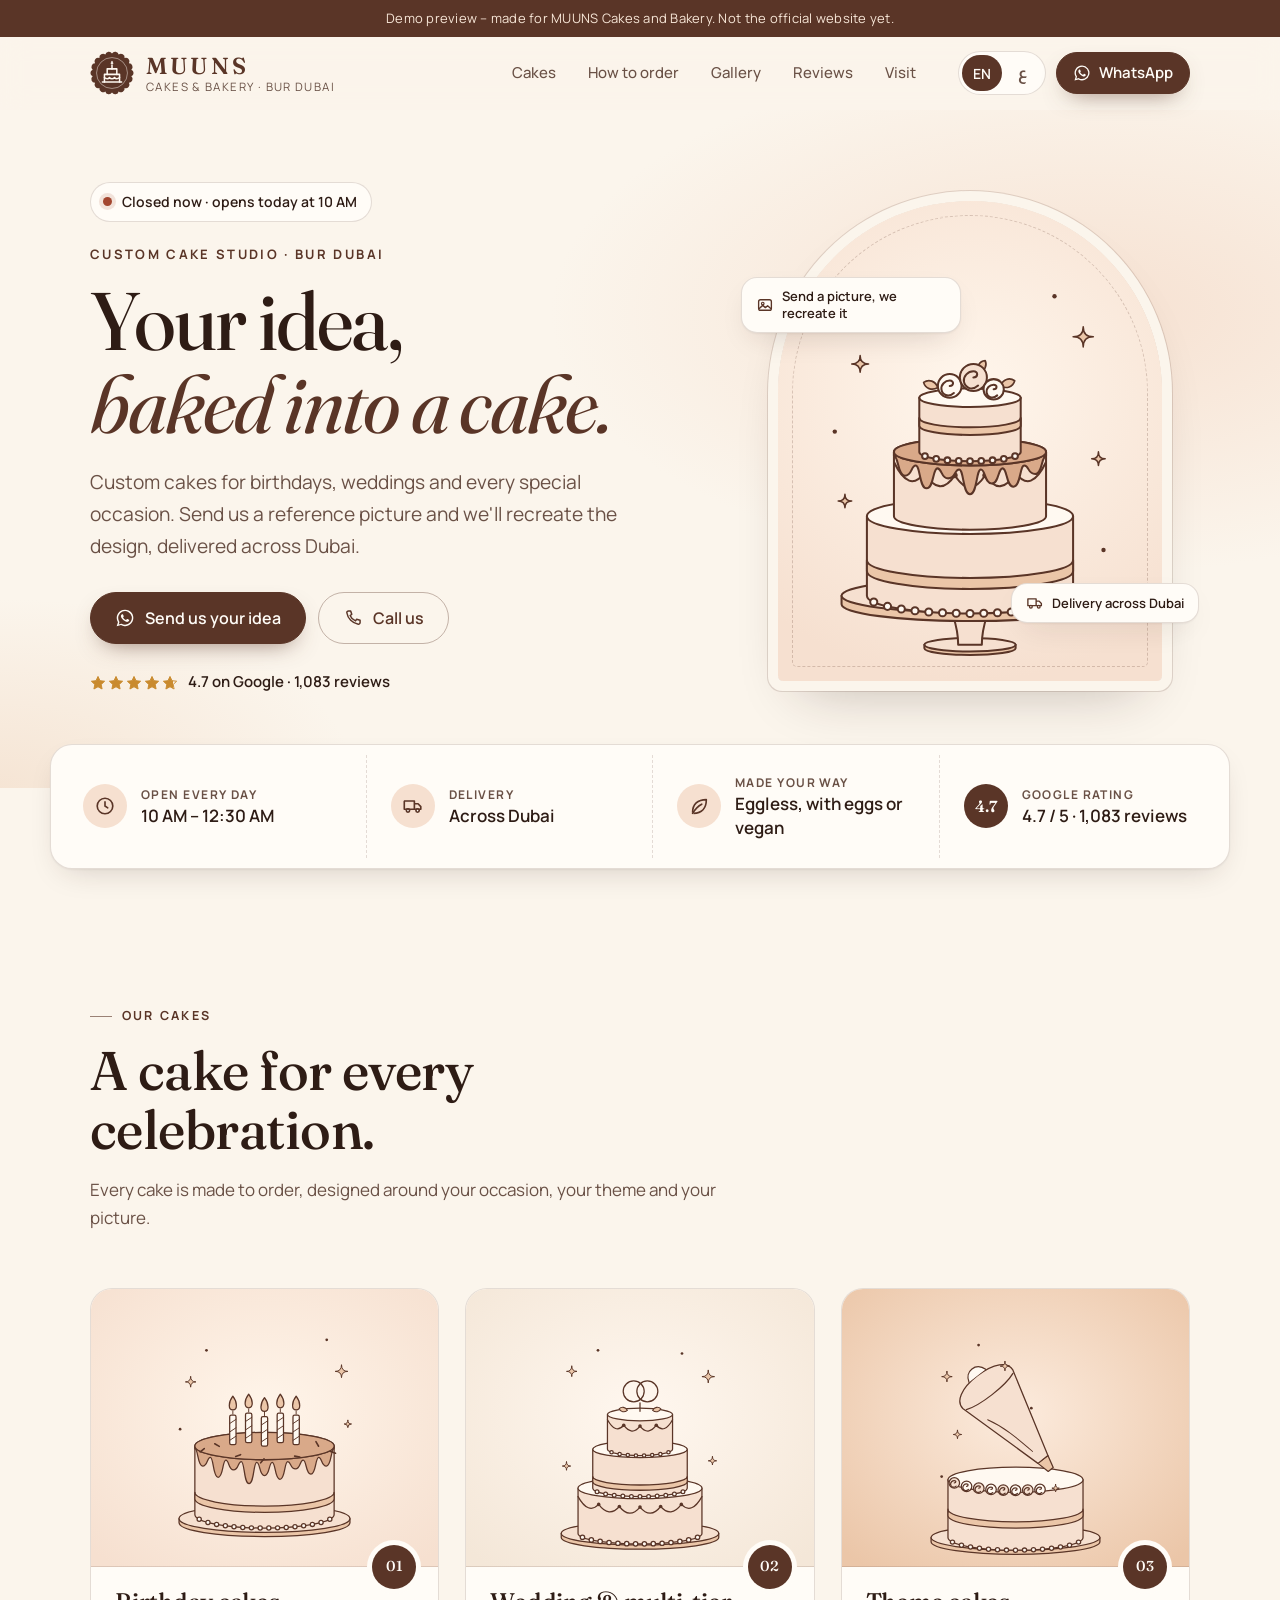
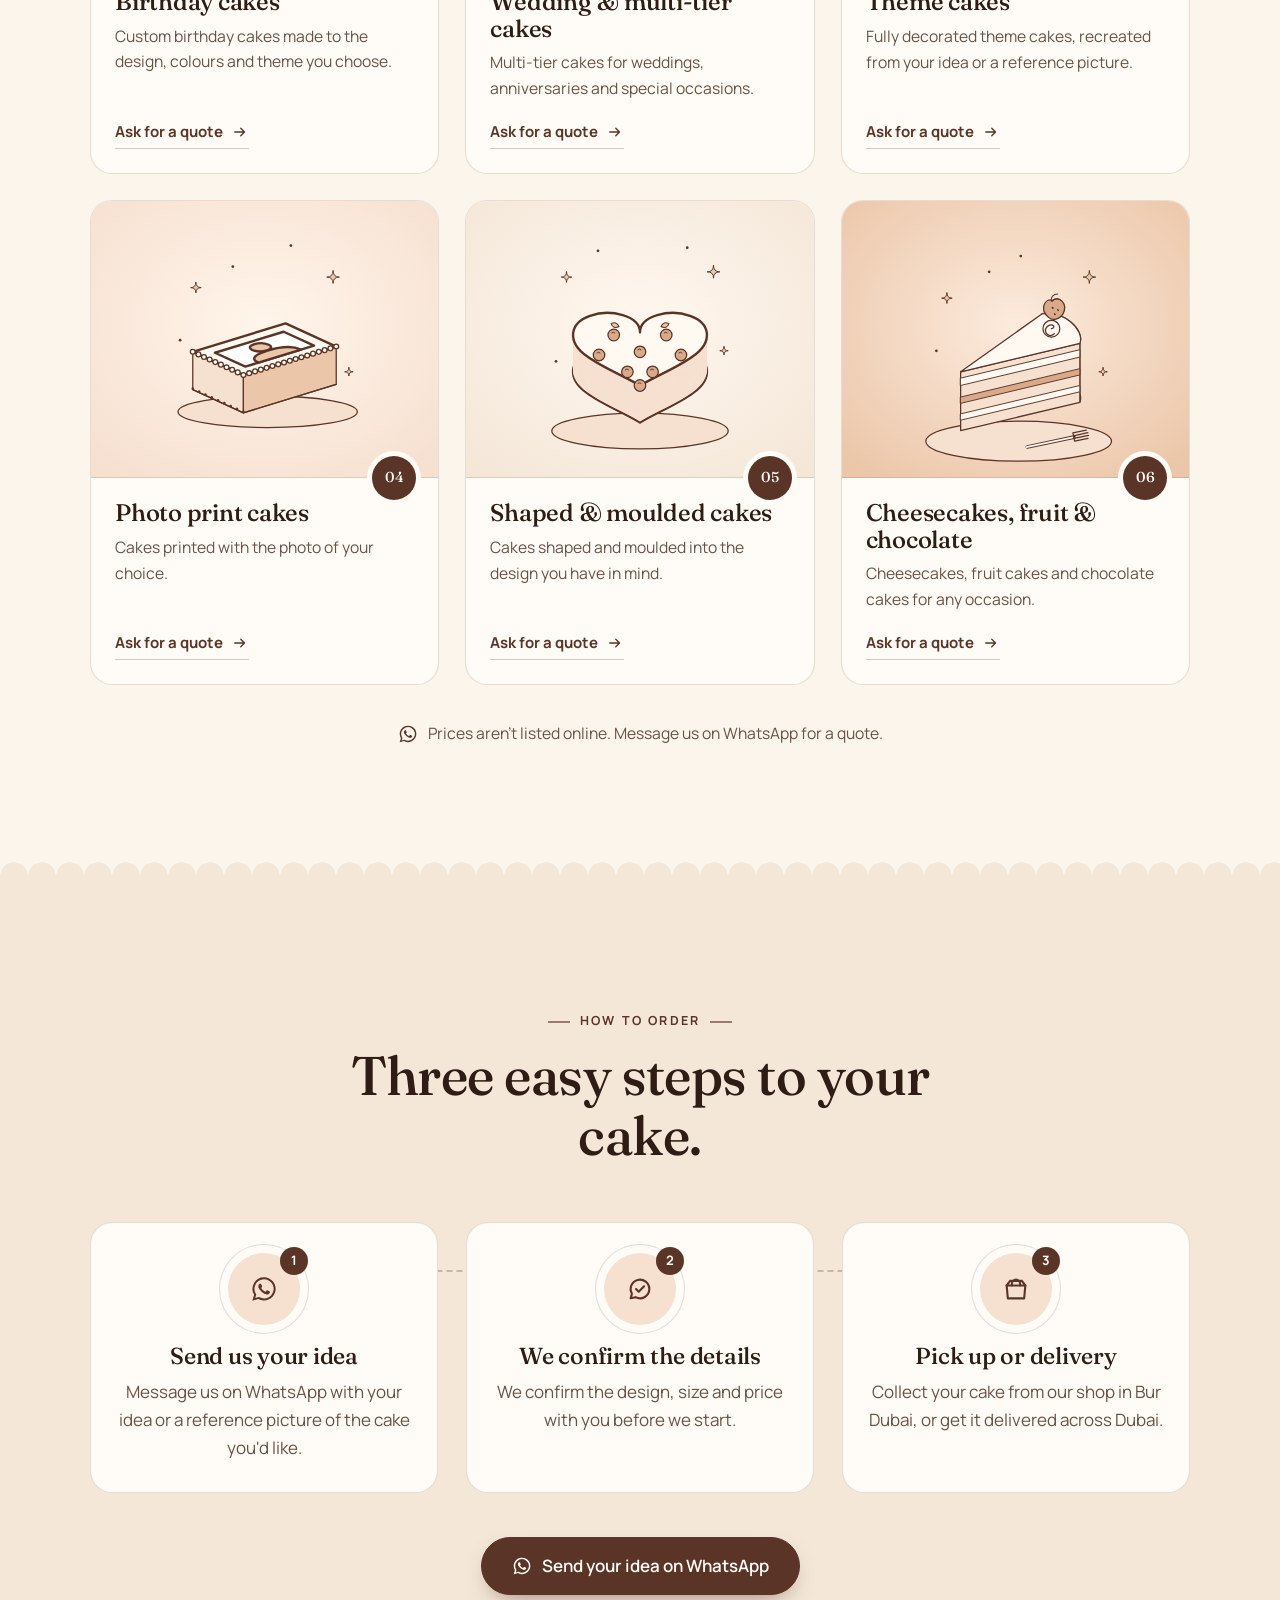
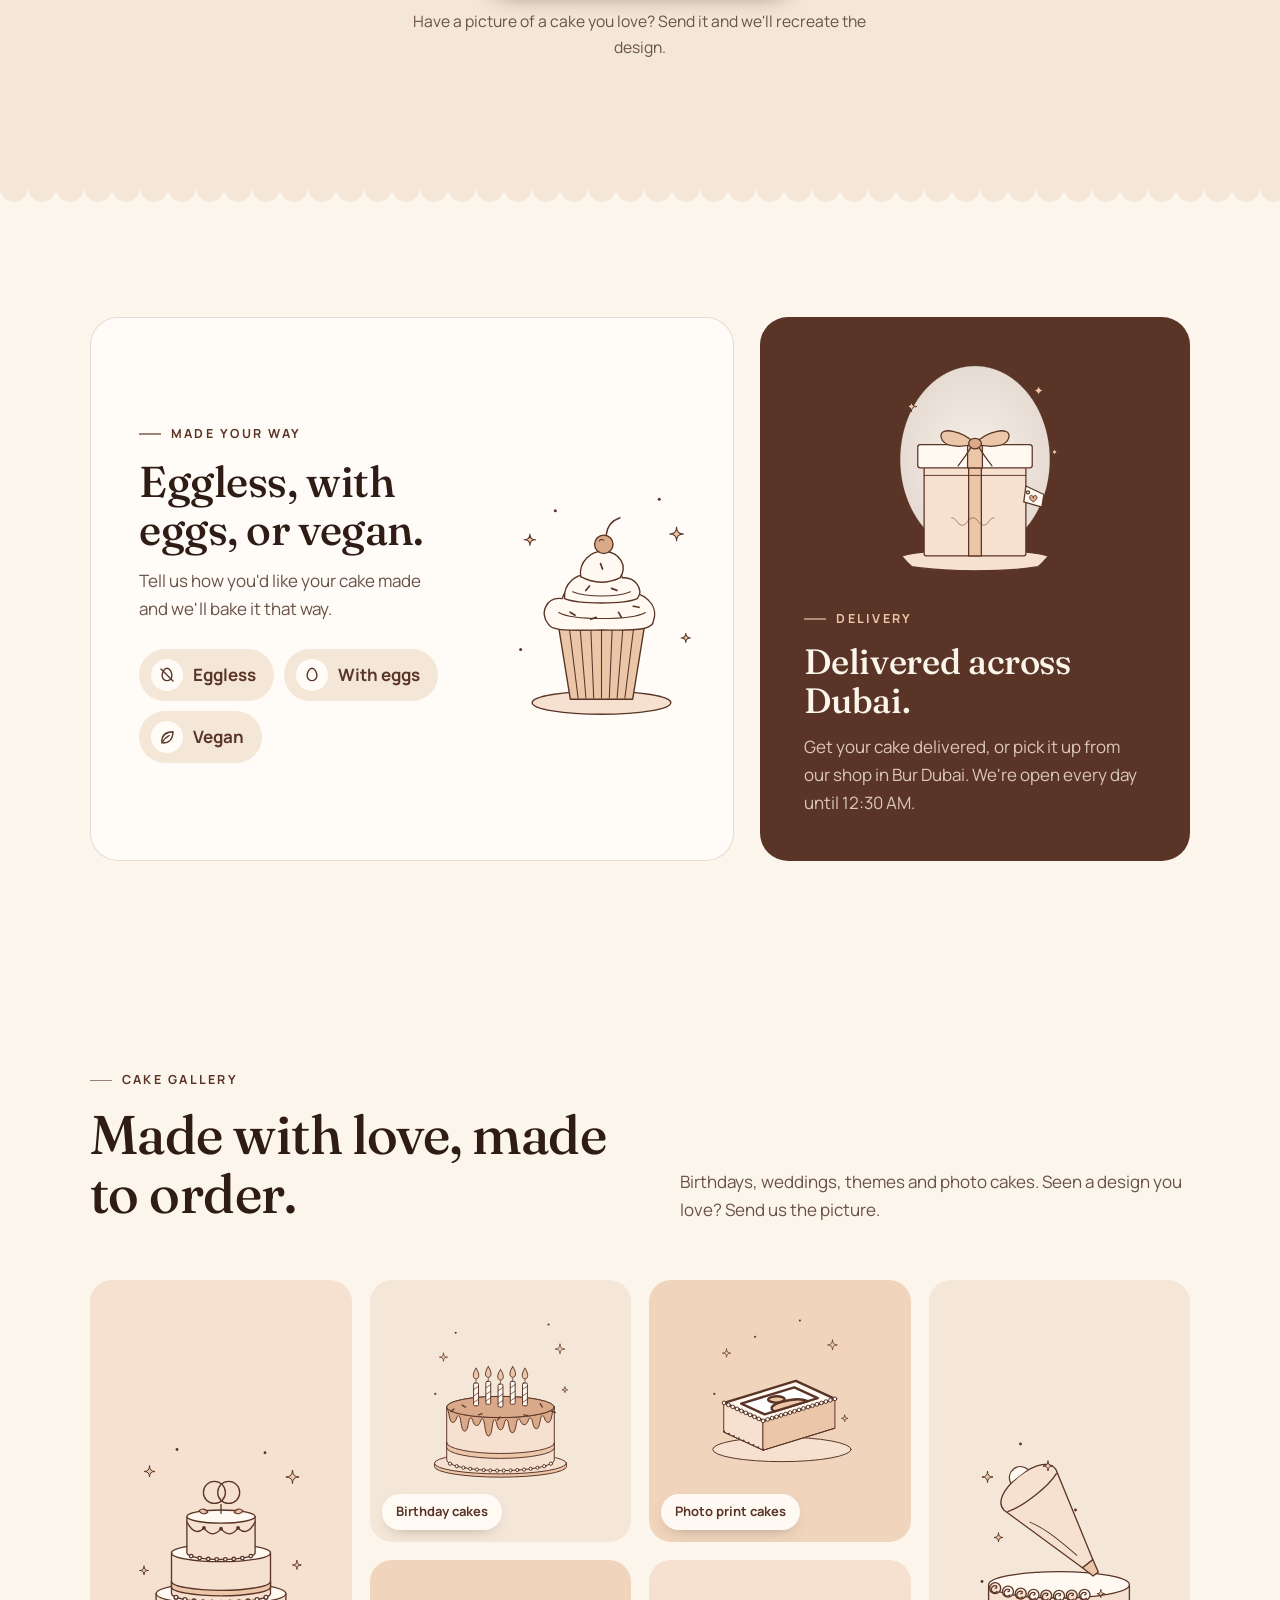
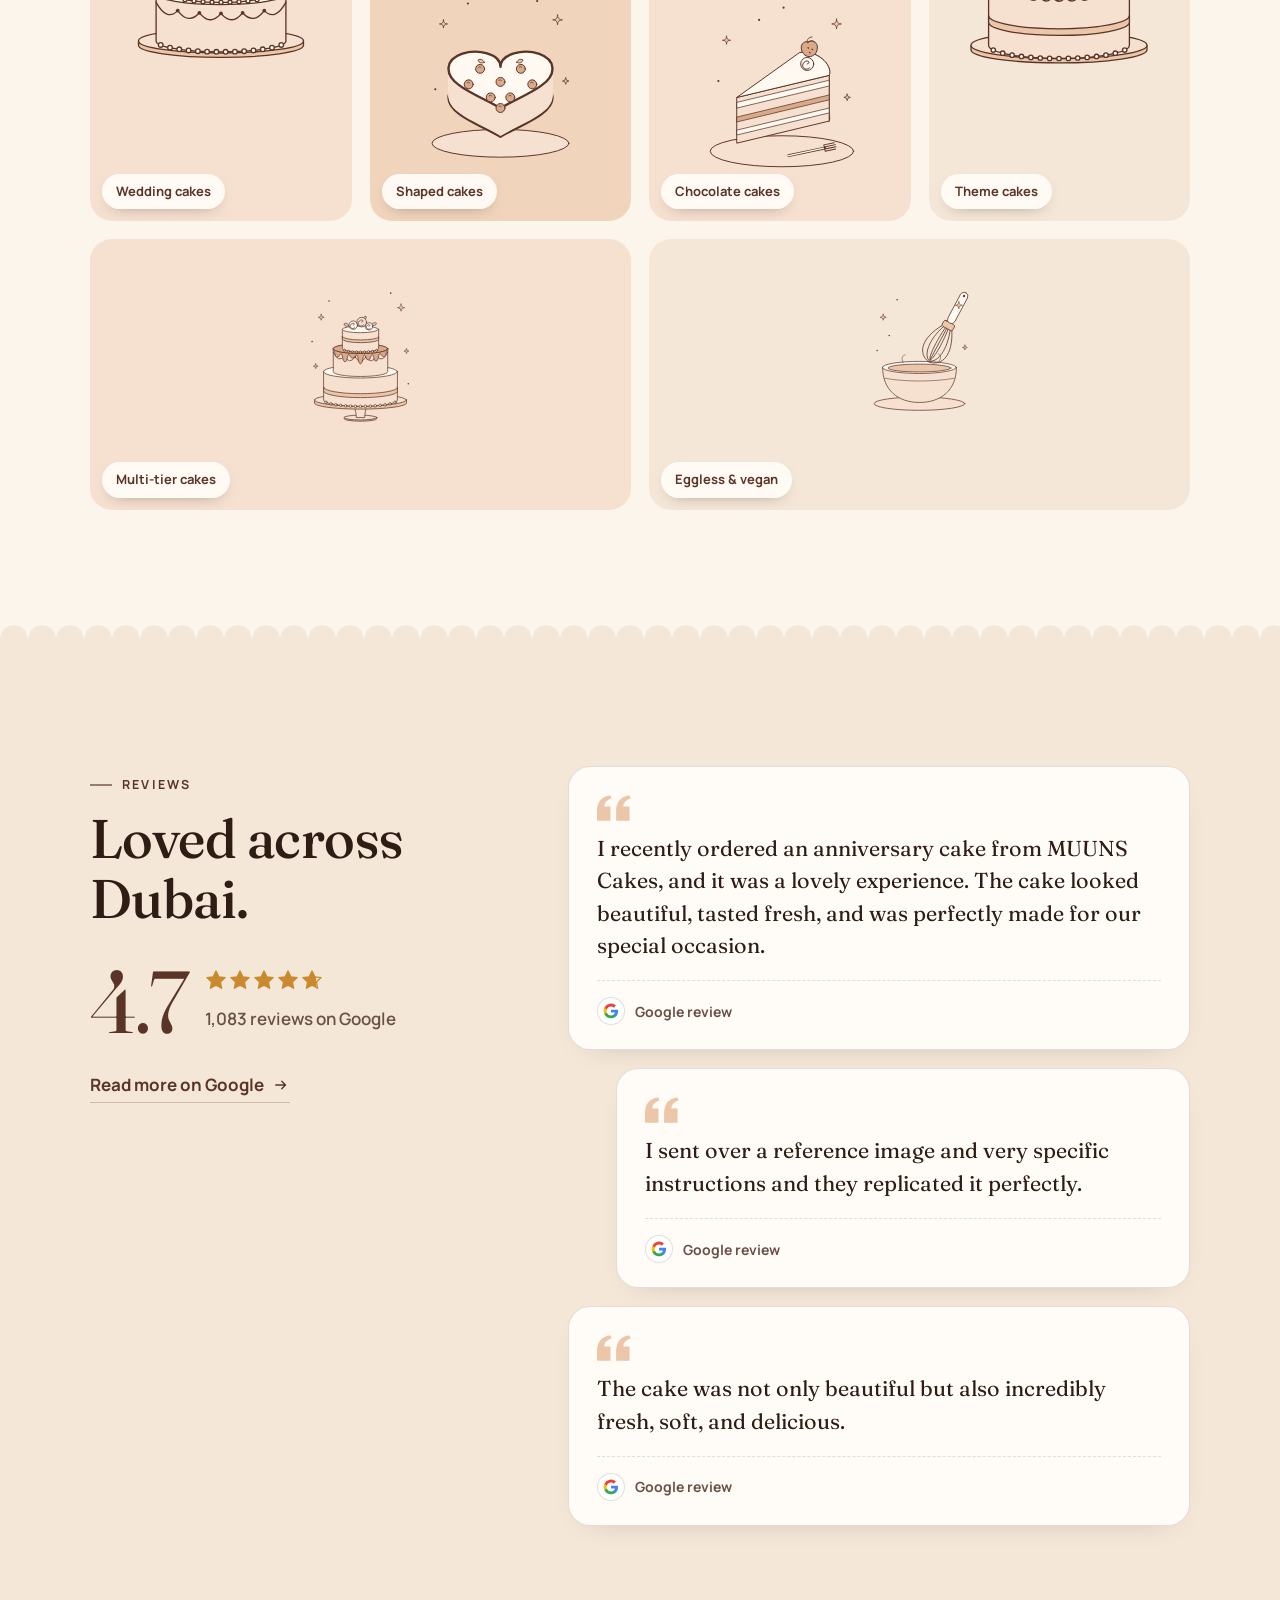
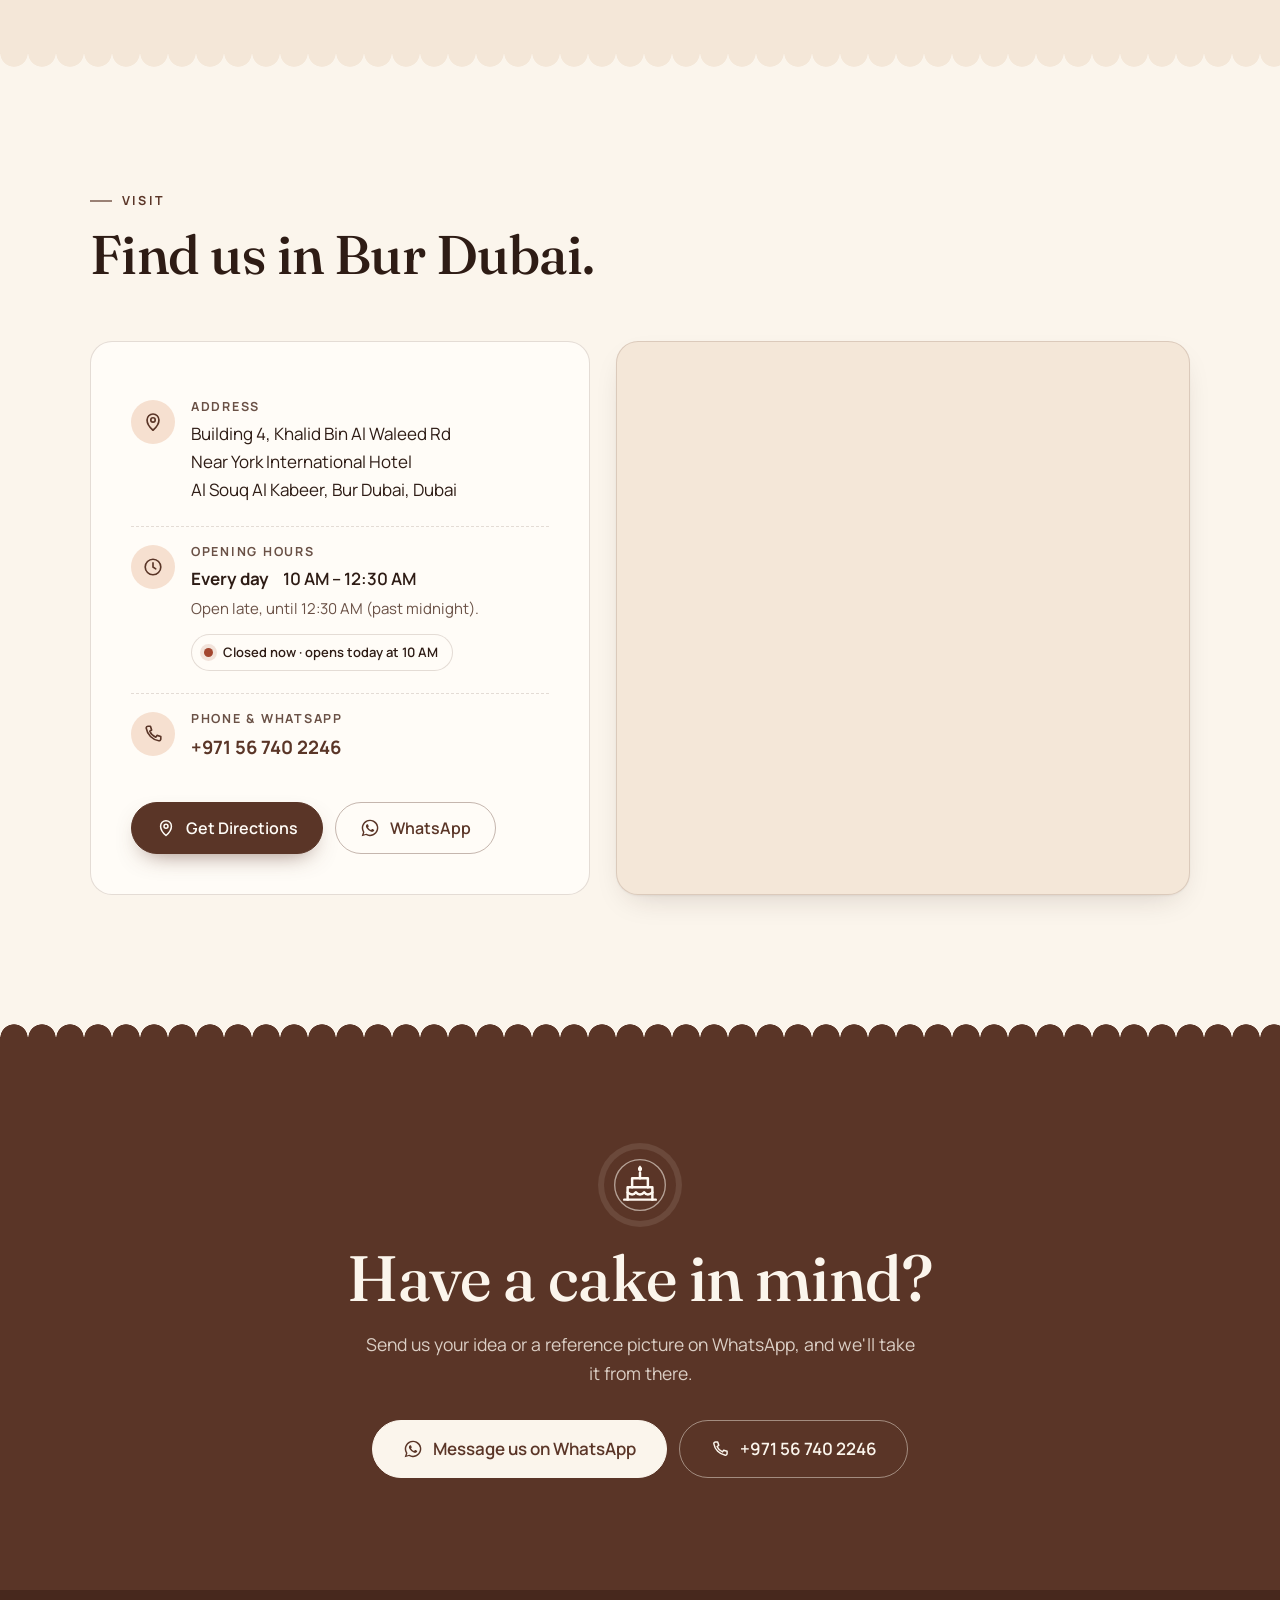
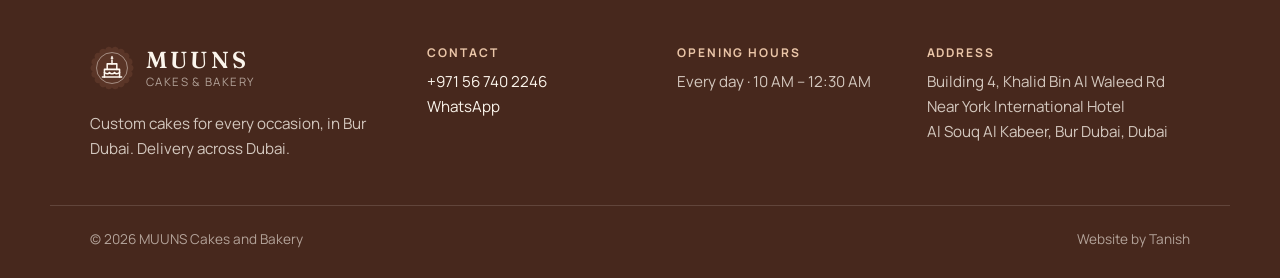
<file: index.html>
<!doctype html>
<html lang="en" dir="ltr">
<head>
  <meta charset="utf-8">
  <meta name="viewport" content="width=device-width, initial-scale=1, viewport-fit=cover">
  <title>MUUNS Cakes and Bakery · Custom cakes in Bur Dubai</title>
  <meta name="description" content="Custom cakes for birthdays, weddings and special occasions in Bur Dubai. Eggless, with eggs or vegan. Send a reference picture and we recreate the design. Delivery across Dubai. Rated 4.7 on Google.">
  <meta name="robots" content="noindex">
  <meta name="theme-color" content="#FBF5EC">

  <link rel="icon" href="images/logo.svg" type="image/svg+xml">
  <link rel="apple-touch-icon" href="images/apple-touch-icon.png">

  <!-- Social sharing (WhatsApp, iMessage, X…). Edit these when reusing for another shop. -->
  <meta property="og:type" content="website">
  <meta property="og:site_name" content="MUUNS Cakes and Bakery">
  <meta property="og:title" content="MUUNS Cakes and Bakery · Custom cakes in Bur Dubai">
  <meta property="og:description" content="Custom cakes for every occasion. Send us a reference picture and we recreate it. Delivery across Dubai · 4.7 on Google.">
  <meta property="og:url" content="https://tanish0212.github.io/muuns-cakes-demo/">
  <meta property="og:image" content="https://tanish0212.github.io/muuns-cakes-demo/images/og-image.jpg">
  <meta property="og:image:secure_url" content="https://tanish0212.github.io/muuns-cakes-demo/images/og-image.jpg">
  <meta property="og:image:type" content="image/jpeg">
  <meta property="og:image:width" content="1200">
  <meta property="og:image:height" content="630">
  <meta property="og:image:alt" content="MUUNS Cakes and Bakery: custom cakes in Bur Dubai">
  <meta name="twitter:card" content="summary_large_image">
  <meta name="twitter:title" content="MUUNS Cakes and Bakery · Custom cakes in Bur Dubai">
  <meta name="twitter:description" content="Custom cakes for every occasion. Delivery across Dubai · 4.7 on Google.">
  <meta name="twitter:image" content="https://tanish0212.github.io/muuns-cakes-demo/images/og-image.jpg">

  <link rel="preconnect" href="https://fonts.googleapis.com">
  <link rel="preconnect" href="https://fonts.gstatic.com" crossorigin>
  <!-- Fonts load without blocking the first paint -->
  <link rel="preload" as="style" href="https://fonts.googleapis.com/css2?family=Fraunces:ital,opsz,wght@0,9..144,400..600;1,9..144,400..600&amp;family=Manrope:wght@400;500;600;700&amp;family=Almarai:wght@400;700;800&amp;display=swap">
  <link rel="stylesheet" href="https://fonts.googleapis.com/css2?family=Fraunces:ital,opsz,wght@0,9..144,400..600;1,9..144,400..600&amp;family=Manrope:wght@400;500;600;700&amp;family=Almarai:wght@400;700;800&amp;display=swap" media="print" onload="this.media='all'">
  <noscript><link rel="stylesheet" href="https://fonts.googleapis.com/css2?family=Fraunces:ital,opsz,wght@0,9..144,400..600;1,9..144,400..600&amp;family=Manrope:wght@400;500;600;700&amp;family=Almarai:wght@400;700;800&amp;display=swap"></noscript>
  <link rel="stylesheet" href="style.css">
</head>
<body>
  <!-- Icon sprite -->
  <svg width="0" height="0" style="position:absolute" aria-hidden="true" focusable="false">
    <defs>
      <symbol id="i-wa" viewBox="0 0 24 24"><path fill="currentColor" d="M12.04 2a9.9 9.9 0 0 0-8.5 14.98L2 22l5.16-1.5A9.9 9.9 0 1 0 12.04 2Zm0 18.1a8.2 8.2 0 0 1-4.2-1.15l-.3-.18-3.06.89.9-2.98-.2-.31a8.2 8.2 0 1 1 6.86 3.73Zm4.5-6.14c-.25-.12-1.46-.72-1.69-.8-.23-.08-.39-.12-.55.12-.16.25-.63.8-.78.96-.14.16-.29.18-.53.06a6.7 6.7 0 0 1-3.32-2.9c-.25-.43.25-.4.72-1.33.08-.16.04-.3-.02-.43l-.75-1.8c-.2-.48-.4-.41-.55-.42h-.47a.9.9 0 0 0-.65.3 2.74 2.74 0 0 0-.86 2.04 4.76 4.76 0 0 0 1 2.53 10.9 10.9 0 0 0 4.18 3.7c1.56.67 2.17.73 2.95.62.48-.07 1.46-.6 1.67-1.18.2-.58.2-1.08.14-1.18-.06-.1-.22-.16-.47-.28Z"/></symbol>
      <symbol id="i-phone" viewBox="0 0 24 24"><path fill="none" stroke="currentColor" stroke-width="1.8" stroke-linecap="round" stroke-linejoin="round" d="M6.6 3.5h2.6l1.3 4.1-2 1.4a12 12 0 0 0 6.5 6.5l1.4-2 4.1 1.3v2.6a2 2 0 0 1-2.2 2A16.6 16.6 0 0 1 4.6 5.7a2 2 0 0 1 2-2.2Z"/></symbol>
      <symbol id="i-pin" viewBox="0 0 24 24"><path fill="none" stroke="currentColor" stroke-width="1.8" stroke-linecap="round" stroke-linejoin="round" d="M12 21s-6.5-5.6-6.5-11.2a6.5 6.5 0 0 1 13 0C18.5 15.4 12 21 12 21Z"/><circle cx="12" cy="9.8" r="2.4" fill="none" stroke="currentColor" stroke-width="1.8"/></symbol>
      <symbol id="i-clock" viewBox="0 0 24 24"><circle cx="12" cy="12" r="8.5" fill="none" stroke="currentColor" stroke-width="1.8"/><path fill="none" stroke="currentColor" stroke-width="1.8" stroke-linecap="round" d="M12 7.5V12l3 2"/></symbol>
      <symbol id="i-arrow" viewBox="0 0 24 24"><path fill="none" stroke="currentColor" stroke-width="1.8" stroke-linecap="round" stroke-linejoin="round" d="M5 12h13m-5-5 5 5-5 5"/></symbol>
      <symbol id="i-image" viewBox="0 0 24 24"><rect x="3.5" y="5" width="17" height="14" rx="2.5" fill="none" stroke="currentColor" stroke-width="1.8"/><circle cx="9" cy="10" r="1.7" fill="none" stroke="currentColor" stroke-width="1.6"/><path fill="none" stroke="currentColor" stroke-width="1.8" stroke-linejoin="round" d="m4 17 5-4.5 3.5 3 3-2.5L20 17"/></symbol>
      <symbol id="i-check" viewBox="0 0 24 24"><path fill="none" stroke="currentColor" stroke-width="1.8" stroke-linecap="round" stroke-linejoin="round" d="M20 12a8 8 0 0 1-11.8 7L4 20l1.1-4A8 8 0 1 1 20 12Z"/><path fill="none" stroke="currentColor" stroke-width="1.8" stroke-linecap="round" stroke-linejoin="round" d="m8.6 12 2.3 2.3 4.6-4.6"/></symbol>
      <symbol id="i-bag" viewBox="0 0 24 24"><path fill="none" stroke="currentColor" stroke-width="1.8" stroke-linejoin="round" d="M4 9h16l-1 11H5L4 9Z"/><path fill="none" stroke="currentColor" stroke-width="1.8" stroke-linecap="round" d="M8.5 9V7.5a3.5 3.5 0 0 1 7 0V9M4 9l3-4h10l3 4"/></symbol>
      <symbol id="i-truck" viewBox="0 0 24 24"><path fill="none" stroke="currentColor" stroke-width="1.8" stroke-linejoin="round" d="M2.5 6.5h11v9h-11zM13.5 9.5h4l3 3.2v2.8h-7z"/><circle cx="6.5" cy="17" r="1.8" fill="var(--paper, #fff)" stroke="currentColor" stroke-width="1.8"/><circle cx="17" cy="17" r="1.8" fill="var(--paper, #fff)" stroke="currentColor" stroke-width="1.8"/></symbol>
      <symbol id="i-egg" viewBox="0 0 24 24"><path fill="none" stroke="currentColor" stroke-width="1.8" d="M12 3c3.6 0 6.5 5.4 6.5 10a6.5 6.5 0 0 1-13 0C5.5 8.4 8.4 3 12 3Z"/></symbol>
      <symbol id="i-noegg" viewBox="0 0 24 24"><path fill="none" stroke="currentColor" stroke-width="1.8" d="M12 3c3.6 0 6.5 5.4 6.5 10a6.5 6.5 0 0 1-13 0C5.5 8.4 8.4 3 12 3Z"/><path stroke="currentColor" stroke-width="1.8" stroke-linecap="round" d="M4 4l16 16"/></symbol>
      <symbol id="i-leaf" viewBox="0 0 24 24"><path fill="none" stroke="currentColor" stroke-width="1.8" stroke-linejoin="round" d="M5 19c0-9 5.5-14 15-14 0 9.5-5 15-14 15"/><path fill="none" stroke="currentColor" stroke-width="1.8" stroke-linecap="round" d="M5 20c3-5 6-8 10-10"/></symbol>
    </defs>
  </svg>

  <a class="skip-link" href="#main" data-t="skip">Skip to content</a>

  <!-- DEMO BANNER: delete this line (or set SHOP.showDemoBanner = false) when the site goes live -->
  <p class="demo-banner" data-t="demoBanner">Demo preview – made for MUUNS Cakes and Bakery. Not the official website yet.</p>

  <header class="site-header">
    <div class="container header-inner">
      <a class="brand" href="#top">
        <img class="brand-mark" src="images/logo.svg" width="44" height="44" alt="">
        <span class="brand-word">
          <span class="brand-name" lang="en">MUUNS</span>
          <span class="brand-sub" data-t="brandSub">Cakes &amp; Bakery · Bur Dubai</span>
        </span>
        <span class="visually-hidden" data-shop="name">MUUNS Cakes and Bakery</span>
      </a>
      <nav class="nav" data-t-aria="navLabel" aria-label="Main">
        <a href="#cakes" data-t="navCakes">Cakes</a>
        <a href="#order" data-t="navOrder">How to order</a>
        <a href="#gallery" data-t="navGallery">Gallery</a>
        <a href="#reviews" data-t="navReviews">Reviews</a>
        <a href="#visit" data-t="navVisit">Visit</a>
      </nav>
      <div class="header-actions">
        <div class="lang-toggle" role="group" data-t-aria="langLabel" aria-label="Language">
          <button type="button" data-lang="en" aria-pressed="true" lang="en">EN</button>
          <button type="button" data-lang="ar" aria-pressed="false" lang="ar" aria-label="العربية">ع</button>
        </div>
        <a class="btn btn-primary btn-sm header-wa js-wa" href="https://wa.me/971567402246" data-t-aria="waAria" aria-label="Message MUUNS Cakes and Bakery on WhatsApp">
          <svg class="icon" viewBox="0 0 24 24" width="18" height="18" aria-hidden="true"><use href="#i-wa"/></svg>
          <span data-t="waShort">WhatsApp</span>
        </a>
      </div>
    </div>
  </header>

  <main id="main">
    <!-- HERO -->
    <section class="hero" id="top">
      <div class="container hero-grid">
        <div class="hero-copy">
          <p class="status js-status" data-state="open"><span class="status-dot" aria-hidden="true"></span><span class="status-text">Open every day</span></p>
          <p class="eyebrow" data-t="heroEyebrow">Custom cake studio · Bur Dubai</p>
          <h1 class="hero-title js-hero-title">Your idea, <span class="accent">baked into a cake.</span></h1>
          <p class="hero-sub" data-t="heroSub">Custom cakes for birthdays, weddings and every special occasion. Send us a reference picture and we'll recreate the design, delivered across Dubai.</p>
          <div class="hero-ctas">
            <a class="btn btn-primary js-wa" href="https://wa.me/971567402246">
              <svg class="icon" viewBox="0 0 24 24" width="20" height="20" aria-hidden="true"><use href="#i-wa"/></svg>
              <span data-t="heroCta">Send us your idea</span><span class="visually-hidden js-newtab"></span>
            </a>
            <a class="btn btn-ghost js-tel" href="tel:+971567402246">
              <svg class="icon" viewBox="0 0 24 24" width="20" height="20" aria-hidden="true"><use href="#i-phone"/></svg>
              <span data-t="callCta">Call us</span>
            </a>
          </div>
          <a class="rating-link js-rating js-reviews" href="#reviews">4.7 on Google · 1,083 reviews</a>
        </div>

        <div class="hero-art">
          <div class="hero-frame">
            <img class="js-img" data-img="hero" src="images/hero-cake.svg" width="400" height="500" alt="Line illustration of a three-tier cake on a cake stand" fetchpriority="high">
          </div>
          <p class="float-chip chip-a"><svg class="icon" viewBox="0 0 24 24" width="18" height="18" aria-hidden="true"><use href="#i-image"/></svg><span data-t="chipPhoto">Send a picture, we recreate it</span></p>
          <p class="float-chip chip-b"><svg class="icon" viewBox="0 0 24 24" width="18" height="18" aria-hidden="true"><use href="#i-truck"/></svg><span data-t="chipDelivery">Delivery across Dubai</span></p>
        </div>
      </div>
    </section>

    <!-- QUICK FACTS -->
    <section class="strip" data-t-aria="stripAria" aria-label="Quick facts">
      <div class="container strip-grid">
        <div class="strip-item">
          <svg class="icon" viewBox="0 0 24 24" width="22" height="22" aria-hidden="true"><use href="#i-clock"/></svg>
          <div><p class="strip-label" data-t="stripHoursLabel">Open every day</p><p class="strip-value js-strip-hours">10 AM – 12:30 AM</p></div>
        </div>
        <div class="strip-item">
          <svg class="icon" viewBox="0 0 24 24" width="22" height="22" aria-hidden="true"><use href="#i-truck"/></svg>
          <div><p class="strip-label" data-t="stripDeliveryLabel">Delivery</p><p class="strip-value" data-t="stripDelivery">Across Dubai</p></div>
        </div>
        <div class="strip-item">
          <svg class="icon" viewBox="0 0 24 24" width="22" height="22" aria-hidden="true"><use href="#i-leaf"/></svg>
          <div><p class="strip-label" data-t="stripMadeLabel">Made your way</p><p class="strip-value" data-t="stripMade">Eggless, with eggs or vegan</p></div>
        </div>
        <div class="strip-item">
          <span class="strip-score js-score" aria-hidden="true">4.7</span>
          <div><p class="strip-label" data-t="stripRatingLabel">Google rating</p><p class="strip-value" data-t="stripRating">4.7 / 5 · 1,083 reviews</p></div>
        </div>
      </div>
    </section>

    <!-- CAKES -->
    <section class="section" id="cakes" aria-labelledby="cakes-title">
      <div class="container">
        <header class="section-head reveal">
          <p class="kicker" data-t="cakesKicker">Our cakes</p>
          <h2 id="cakes-title" data-t="cakesTitle">A cake for every celebration.</h2>
          <p class="section-intro" data-t="cakesIntro">Every cake is made to order, designed around your occasion, your theme and your picture.</p>
        </header>
        <ul class="cake-grid js-cakes" role="list"></ul>
        <p class="quote-note reveal"><svg class="icon" viewBox="0 0 24 24" width="20" height="20" aria-hidden="true"><use href="#i-wa"/></svg><span data-t="quoteNote">Prices aren't listed online. Message us on WhatsApp for a quote.</span></p>
      </div>
    </section>

    <!-- HOW TO ORDER -->
    <section class="section section-latte scalloped" id="order" aria-labelledby="order-title">
      <div class="container">
        <header class="section-head center reveal">
          <p class="kicker" data-t="orderKicker">How to order</p>
          <h2 id="order-title" data-t="orderTitle">Three easy steps to your cake.</h2>
        </header>
        <ol class="steps js-steps" role="list"></ol>
        <div class="order-cta reveal">
          <a class="btn btn-primary btn-lg js-wa" href="https://wa.me/971567402246">
            <svg class="icon" viewBox="0 0 24 24" width="20" height="20" aria-hidden="true"><use href="#i-wa"/></svg>
            <span data-t="orderCta">Send your idea on WhatsApp</span><span class="visually-hidden js-newtab"></span>
          </a>
          <p class="order-note" data-t="orderNote">Have a picture of a cake you love? Send it and we'll recreate the design.</p>
        </div>
      </div>
    </section>

    <!-- MADE YOUR WAY + DELIVERY -->
    <section class="section" id="made" aria-labelledby="made-title">
      <div class="container made-grid">
        <div class="made-card reveal">
          <div class="made-copy">
            <p class="kicker" data-t="madeKicker">Made your way</p>
            <h2 id="made-title" data-t="madeTitle">Eggless, with eggs, or vegan.</h2>
            <p data-t="madeText">Tell us how you'd like your cake made and we'll bake it that way.</p>
            <ul class="made-options js-options" role="list"></ul>
          </div>
          <img class="made-img js-img" data-img="made" src="images/cupcake.svg" width="400" height="500" alt="Line illustration of a cupcake with a cherry on top" loading="lazy" decoding="async">
        </div>
        <div class="delivery-card reveal" style="--d:90ms">
          <img class="delivery-img js-img" data-img="delivery" src="images/gift-box.svg" width="400" height="500" alt="Line illustration of a cake box tied with a ribbon" loading="lazy" decoding="async">
          <div>
            <p class="kicker" data-t="deliveryKicker">Delivery</p>
            <h2 class="h3" data-t="deliveryTitle">Delivered across Dubai.</h2>
            <p data-t="deliveryText">Get your cake delivered, or pick it up from our shop in Bur Dubai. We're open every day until 12:30 AM.</p>
          </div>
        </div>
      </div>
    </section>

    <!-- GALLERY -->
    <section class="section section-tight" id="gallery" aria-labelledby="gallery-title">
      <div class="container">
        <header class="section-head split reveal">
          <div>
            <p class="kicker" data-t="galleryKicker">Cake gallery</p>
            <h2 id="gallery-title" data-t="galleryTitle">Made with love, made to order.</h2>
          </div>
          <p class="section-intro" data-t="galleryIntro">Birthdays, weddings, themes and photo cakes. Seen a design you love? Send us the picture.</p>
        </header>
        <ul class="gallery js-gallery" role="list"></ul>
      </div>
    </section>

    <!-- REVIEWS -->
    <section class="section section-latte scalloped" id="reviews" aria-labelledby="reviews-title">
      <div class="container reviews-grid">
        <div class="reviews-summary reveal">
          <p class="kicker" data-t="reviewsKicker">Reviews</p>
          <h2 id="reviews-title" data-t="reviewsTitle">Loved across Dubai.</h2>
          <div class="score">
            <span class="score-num js-score">4.7</span>
            <div>
              <span class="js-stars"></span>
              <p class="score-sub" data-t="basedOn">1,083 reviews on Google</p>
            </div>
          </div>
          <a class="text-link js-reviews" href="#"><span data-t="readMore">Read more on Google</span><span class="visually-hidden js-newtab"></span>
            <svg class="icon flip" viewBox="0 0 24 24" width="18" height="18" aria-hidden="true"><use href="#i-arrow"/></svg></a>
        </div>
        <ul class="review-list js-reviews-list" role="list"></ul>
      </div>
    </section>

    <!-- VISIT -->
    <section class="section" id="visit" aria-labelledby="visit-title">
      <div class="container">
        <header class="section-head reveal">
          <p class="kicker" data-t="visitKicker">Visit</p>
          <h2 id="visit-title" data-t="visitTitle">Find us in Bur Dubai.</h2>
        </header>
        <div class="visit-grid">
          <div class="visit-card reveal">
            <div class="visit-row">
              <svg class="icon" viewBox="0 0 24 24" width="22" height="22" aria-hidden="true"><use href="#i-pin"/></svg>
              <div><h3 data-t="addressLabel">Address</h3><address class="js-address"></address></div>
            </div>
            <div class="visit-row">
              <svg class="icon" viewBox="0 0 24 24" width="22" height="22" aria-hidden="true"><use href="#i-clock"/></svg>
              <div>
                <h3 data-t="hoursLabel">Opening hours</h3>
                <table class="hours js-hours"></table>
                <p class="hours-note" data-t="hoursNote">Open late, past midnight.</p>
                <p class="status js-status small" data-state="open"><span class="status-dot" aria-hidden="true"></span><span class="status-text"></span></p>
              </div>
            </div>
            <div class="visit-row">
              <svg class="icon" viewBox="0 0 24 24" width="22" height="22" aria-hidden="true"><use href="#i-phone"/></svg>
              <div><h3 data-t="phoneLabel">Phone &amp; WhatsApp</h3><p><a class="phone-link js-tel js-phone" href="tel:+971567402246">+971 56 740 2246</a></p></div>
            </div>
            <div class="visit-actions">
              <a class="btn btn-primary js-dir" href="#"><svg class="icon" viewBox="0 0 24 24" width="20" height="20" aria-hidden="true"><use href="#i-pin"/></svg><span data-t="directions">Get Directions</span><span class="visually-hidden js-newtab"></span></a>
              <a class="btn btn-ghost js-wa" href="https://wa.me/971567402246"><svg class="icon" viewBox="0 0 24 24" width="20" height="20" aria-hidden="true"><use href="#i-wa"/></svg><span data-t="waShort">WhatsApp</span><span class="visually-hidden js-newtab"></span></a>
            </div>
          </div>
          <div class="map-wrap reveal" style="--d:90ms">
            <iframe class="js-map" title="Map" loading="lazy" referrerpolicy="no-referrer-when-downgrade" allowfullscreen></iframe>
          </div>
        </div>
      </div>
    </section>

    <!-- FINAL CTA -->
    <section class="cta-band scalloped" aria-labelledby="cta-title">
      <div class="container cta-inner reveal">
        <img class="cta-img" src="images/logo.svg" width="72" height="72" alt="">
        <h2 id="cta-title" data-t="ctaTitle">Have a cake in mind?</h2>
        <p data-t="ctaSub">Send us your idea or a reference picture on WhatsApp, and we'll take it from there.</p>
        <div class="cta-actions">
          <a class="btn btn-cream btn-lg js-wa" href="https://wa.me/971567402246"><svg class="icon" viewBox="0 0 24 24" width="20" height="20" aria-hidden="true"><use href="#i-wa"/></svg><span data-t="waCta">Message us on WhatsApp</span><span class="visually-hidden js-newtab"></span></a>
          <a class="btn btn-outline-cream btn-lg js-tel" href="tel:+971567402246"><svg class="icon" viewBox="0 0 24 24" width="20" height="20" aria-hidden="true"><use href="#i-phone"/></svg><span class="js-phone">+971 56 740 2246</span></a>
        </div>
      </div>
    </section>
  </main>

  <footer class="site-footer">
    <div class="container footer-grid">
      <div>
        <a class="brand brand-footer" href="#top">
          <img class="brand-mark" src="images/logo.svg" width="40" height="40" alt="">
          <span class="brand-word"><span class="brand-name" lang="en">MUUNS</span><span class="brand-sub" data-t="brandSubShort">Cakes &amp; Bakery</span></span>
        </a>
        <p class="footer-tag" data-t="footerTag">Custom cakes for every occasion, in Bur Dubai.</p>
      </div>
      <div>
        <h2 class="footer-h" data-t="footerContact">Contact</h2>
        <p><a class="js-tel js-phone" href="tel:+971567402246">+971 56 740 2246</a></p>
        <p><a class="js-wa" href="https://wa.me/971567402246"><span data-t="waShort">WhatsApp</span><span class="visually-hidden js-newtab"></span></a></p>
      </div>
      <div>
        <h2 class="footer-h" data-t="hoursLabel">Opening hours</h2>
        <p class="js-footer-hours">Every day · 10 AM – 12:30 AM</p>
      </div>
      <div>
        <h2 class="footer-h" data-t="addressLabel">Address</h2>
        <address class="js-address"></address>
      </div>
    </div>
    <div class="container footer-base">
      <p>© <span class="js-year">2026</span> <span data-shop="name">MUUNS Cakes and Bakery</span></p>
      <p data-t="credit">Website by Tanish</p>
    </div>
  </footer>

  <!-- Phone-only action bar -->
  <div class="mobile-bar" aria-hidden="false">
    <a class="btn btn-primary js-wa" href="https://wa.me/971567402246"><svg class="icon" viewBox="0 0 24 24" width="20" height="20" aria-hidden="true"><use href="#i-wa"/></svg><span data-t="waShort">WhatsApp</span><span class="visually-hidden js-newtab"></span></a>
    <a class="btn btn-ghost js-tel" href="tel:+971567402246"><svg class="icon" viewBox="0 0 24 24" width="20" height="20" aria-hidden="true"><use href="#i-phone"/></svg><span data-t="callShort">Call</span></a>
  </div>

  <script src="script.js" defer></script>
</body>
</html>
</file>
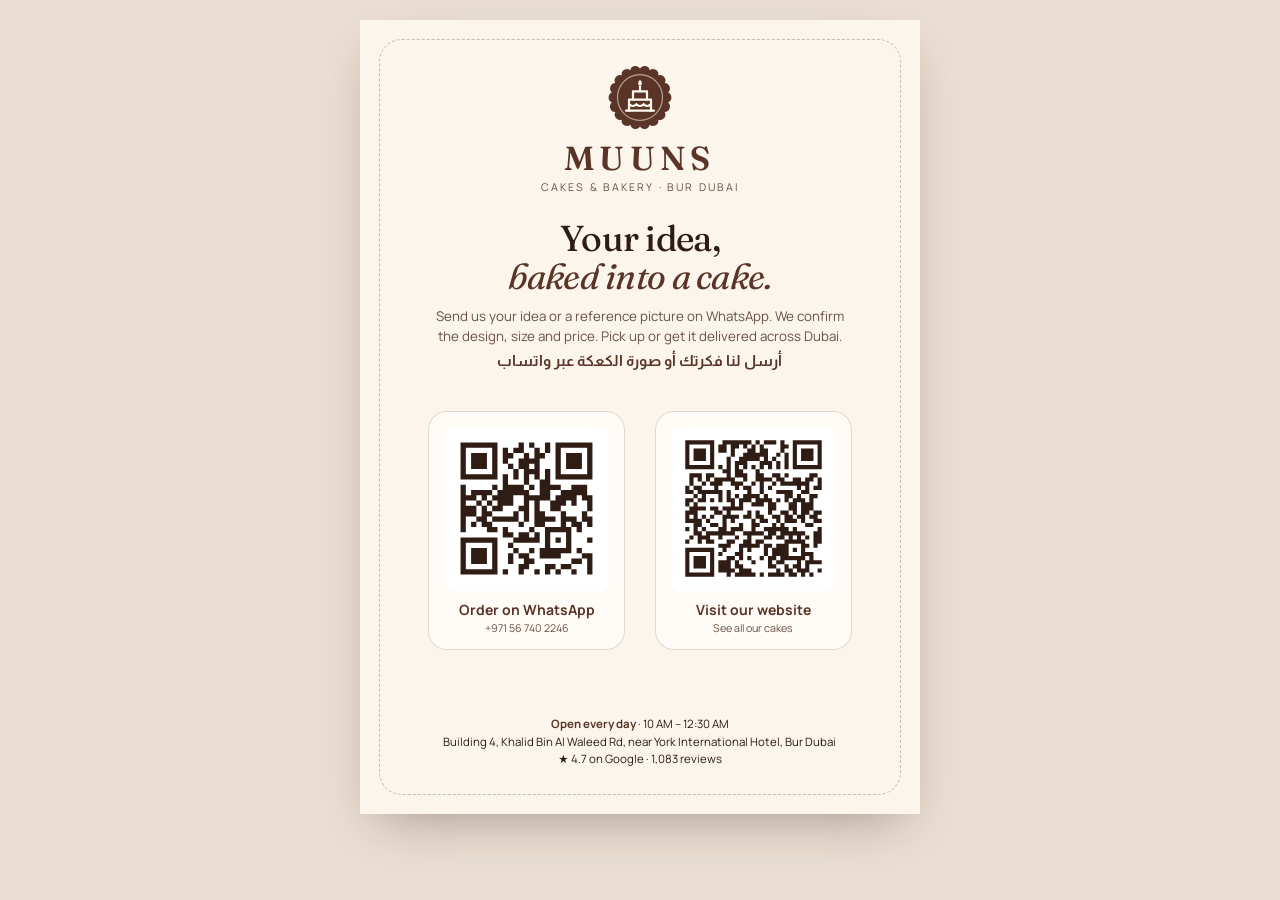
<file: poster.html>
<!doctype html>
<html lang="en">
<head>
  <meta charset="utf-8">
  <meta name="viewport" content="width=device-width, initial-scale=1">
  <title>MUUNS Cakes and Bakery · Counter poster (A5)</title>
  <meta name="robots" content="noindex">
  <link rel="icon" href="images/logo.svg" type="image/svg+xml">
  <link rel="stylesheet" href="https://fonts.googleapis.com/css2?family=Fraunces:ital,opsz,wght@0,9..144,400..600;1,9..144,400..600&amp;family=Manrope:wght@500;600;700&amp;family=Almarai:wght@700&amp;display=swap">
  <style>
    @page { size: A5; margin: 0; }
    * { box-sizing: border-box; }
    html, body { margin: 0; background: #E9DED1; }
    body { font-family: Manrope, system-ui, sans-serif; color: #2E1C15; -webkit-print-color-adjust: exact; print-color-adjust: exact; }
    .sheet { width: 148mm; height: 210mm; margin: 0 auto; background: #FBF5EC; position: relative; overflow: hidden; display: flex; flex-direction: column; align-items: center; text-align: center; padding: 12mm 11mm 9mm; }
    .sheet::before { content: ""; position: absolute; inset: 5mm; border: 1.2px dashed rgba(90,53,39,.3); border-radius: 6mm; pointer-events: none; }
    .logo { width: 17mm; }
    .name { font-family: Fraunces, Georgia, serif; font-weight: 600; font-size: 25pt; letter-spacing: .16em; color: #5A3527; margin-top: 3mm; line-height: 1; }
    .sub { font-size: 8pt; letter-spacing: .2em; text-transform: uppercase; color: #6A5146; margin-top: 1.5mm; }
    h1 { font-family: Fraunces, Georgia, serif; font-weight: 450; font-size: 27pt; line-height: 1.05; letter-spacing: -.02em; margin: 7mm 0 0; }
    h1 i { color: #5A3527; font-weight: 400; }
    .lead { font-size: 10pt; color: #6A5146; margin: 3mm 0 0; max-width: 108mm; line-height: 1.45; }
    .ar { font-family: Almarai, sans-serif; font-weight: 700; font-size: 11pt; color: #5A3527; margin-top: 2mm; }
    .qrs { display: flex; gap: 8mm; margin-top: 7mm; }
    .qr-card { width: 52mm; padding: 4mm 4mm 3.5mm; background: #FFFCF7; border: 1px solid rgba(90,53,39,.18); border-radius: 5mm; }
    .qr-box { background: #fff; border-radius: 3mm; padding: 1.5mm; }
    .qr { width: 100%; height: auto; display: block; }
    .qr-label { font-weight: 700; font-size: 10.5pt; margin-top: 2.5mm; color: #5A3527; }
    .qr-sub { font-size: 8pt; color: #6A5146; margin-top: .5mm; }
    .facts { margin-top: auto; font-size: 8.6pt; color: #2E1C15; line-height: 1.55; }
    .facts b { color: #5A3527; }
    @media screen { body { padding: 20px 0; } .sheet { box-shadow: 0 20px 50px -20px rgba(46,28,21,.4); } }
    @media print { body { padding: 0; background: none; } .sheet { box-shadow: none; } }
  </style>
</head>
<body>
  <main class="sheet">
    <img class="logo" src="images/logo.svg" alt="">
    <div class="name">MUUNS</div>
    <div class="sub">Cakes &amp; Bakery · Bur Dubai</div>
    <h1>Your idea,<br><i>baked into a cake.</i></h1>
    <p class="lead">Send us your idea or a reference picture on WhatsApp. We confirm the design, size and price. Pick up or get it delivered across Dubai.</p>
    <p class="ar" lang="ar" dir="rtl">أرسل لنا فكرتك أو صورة الكعكة عبر واتساب</p>
    <div class="qrs">
      <div class="qr-card">
        <div class="qr-box"><svg class="qr" viewBox="0 0 29 29" class="segno"><path class="qrline" stroke="#2e1c15" d="M2 2.5h7m4 0h1m1 0h1m2 0h1m1 0h7m-25 1h1m5 0h1m1 0h1m1 0h2m2 0h1m1 0h1m1 0h1m5 0h1m-25 1h1m1 0h3m1 0h1m1 0h2m2 0h1m1 0h2m2 0h1m1 0h3m1 0h1m-25 1h1m1 0h3m1 0h1m1 0h1m2 0h4m3 0h1m1 0h3m1 0h1m-25 1h1m1 0h3m1 0h1m2 0h1m1 0h2m1 0h1m3 0h1m1 0h3m1 0h1m-25 1h1m5 0h1m3 0h1m1 0h3m1 0h1m1 0h1m5 0h1m-25 1h7m1 0h1m1 0h1m1 0h1m1 0h1m1 0h1m1 0h7m-17 1h1m3 0h1m2 0h2m-17 1h1m5 0h1m1 0h4m1 0h1m1 0h4m2 0h3m-24 1h1m1 0h4m1 0h6m2 0h2m2 0h5m-24 1h3m1 0h1m1 0h4m2 0h5m1 0h4m1 0h2m-25 1h1m2 0h1m1 0h1m1 0h3m2 0h1m1 0h1m2 0h3m1 0h1m2 0h1m-25 1h3m1 0h1m1 0h2m3 0h2m1 0h1m2 0h2m5 0h1m-25 1h3m1 0h2m4 0h1m1 0h1m1 0h2m3 0h1m3 0h1m-24 1h1m2 0h2m1 0h5m1 0h1m1 0h4m1 0h3m1 0h2m-25 1h1m1 0h1m1 0h2m5 0h1m2 0h2m3 0h1m1 0h2m1 0h1m-25 1h1m4 0h2m1 0h1m4 0h1m2 0h5m1 0h1m-15 1h2m1 0h2m1 0h1m1 0h1m3 0h1m-21 1h7m3 0h5m1 0h1m1 0h1m1 0h1m3 0h1m-25 1h1m5 0h1m2 0h1m6 0h1m3 0h1m-21 1h1m1 0h3m1 0h1m3 0h1m2 0h1m1 0h6m1 0h1m-23 1h1m1 0h3m1 0h1m2 0h1m1 0h2m2 0h4m4 0h2m-25 1h1m1 0h3m1 0h1m2 0h1m2 0h2m7 0h2m1 0h1m-25 1h1m5 0h1m4 0h2m3 0h2m1 0h2m3 0h1m-25 1h7m1 0h1m2 0h1m2 0h1m1 0h1m1 0h1m2 0h1m2 0h1"/></svg></div>
        <div class="qr-label">Order on WhatsApp</div>
        <div class="qr-sub">+971 56 740 2246</div>
      </div>
      <div class="qr-card">
        <div class="qr-box"><svg class="qr" viewBox="0 0 37 37" class="segno"><path class="qrline" stroke="#2e1c15" d="M2 2.5h7m2 0h7m1 0h1m1 0h3m1 0h1m2 0h7m-33 1h1m5 0h1m1 0h2m1 0h2m1 0h1m1 0h1m1 0h1m4 0h2m1 0h1m5 0h1m-33 1h1m1 0h3m1 0h1m1 0h2m1 0h1m3 0h2m1 0h2m3 0h1m2 0h1m1 0h3m1 0h1m-33 1h1m1 0h3m1 0h1m4 0h1m2 0h6m2 0h1m1 0h1m1 0h1m1 0h3m1 0h1m-33 1h1m1 0h3m1 0h1m3 0h1m2 0h5m1 0h1m1 0h1m2 0h1m1 0h1m1 0h3m1 0h1m-33 1h1m5 0h1m3 0h1m1 0h3m3 0h3m1 0h1m1 0h1m1 0h1m5 0h1m-33 1h7m1 0h1m1 0h1m1 0h1m1 0h1m1 0h1m1 0h1m1 0h1m1 0h1m1 0h1m1 0h7m-24 1h2m1 0h2m3 0h1m-17 1h3m1 0h2m3 0h1m1 0h3m2 0h2m2 0h2m1 0h1m5 0h2m-31 1h1m1 0h1m1 0h1m1 0h5m2 0h1m2 0h4m1 0h2m2 0h2m1 0h2m1 0h1m-32 1h1m2 0h1m1 0h3m2 0h3m2 0h1m1 0h1m2 0h1m1 0h7m2 0h1m-33 1h1m1 0h2m3 0h1m4 0h1m1 0h2m2 0h1m1 0h1m6 0h1m1 0h1m1 0h2m-33 1h2m1 0h6m1 0h1m4 0h1m2 0h1m3 0h4m2 0h2m-28 1h1m1 0h1m3 0h1m1 0h1m1 0h1m1 0h4m1 0h1m4 0h2m1 0h1m2 0h2m-32 1h2m1 0h2m1 0h1m1 0h1m1 0h2m1 0h3m1 0h4m1 0h1m1 0h1m1 0h3m1 0h1m-31 1h1m1 0h1m8 0h1m1 0h1m2 0h3m1 0h2m3 0h2m1 0h3m-30 1h4m1 0h2m1 0h5m6 0h2m3 0h2m1 0h3m-31 1h3m4 0h2m1 0h1m4 0h1m1 0h1m2 0h1m2 0h2m1 0h1m1 0h2m1 0h2m-33 1h1m1 0h1m1 0h1m1 0h1m2 0h4m1 0h2m1 0h2m2 0h2m1 0h2m1 0h2m1 0h2m-32 1h4m1 0h1m3 0h1m1 0h1m4 0h1m1 0h2m2 0h1m1 0h3m1 0h1m2 0h2m-31 1h2m2 0h2m1 0h1m3 0h1m2 0h2m3 0h1m1 0h1m5 0h2m-31 1h1m1 0h1m1 0h1m3 0h2m1 0h3m2 0h1m2 0h6m1 0h1m5 0h1m-31 1h2m1 0h7m2 0h5m1 0h2m1 0h6m2 0h2m-32 1h1m1 0h3m2 0h1m3 0h1m2 0h1m3 0h2m1 0h2m1 0h1m1 0h1m1 0h1m1 0h2m-33 1h1m2 0h1m1 0h2m3 0h2m2 0h2m1 0h2m5 0h5m2 0h2m-25 1h3m2 0h5m1 0h2m1 0h3m3 0h2m1 0h1m-32 1h7m2 0h1m3 0h1m1 0h1m3 0h1m1 0h4m1 0h1m1 0h1m-29 1h1m5 0h1m1 0h1m3 0h2m5 0h1m1 0h4m3 0h3m-31 1h1m1 0h3m1 0h1m3 0h2m1 0h1m1 0h1m2 0h1m1 0h2m1 0h6m1 0h1m-31 1h1m1 0h3m1 0h1m1 0h3m1 0h1m3 0h1m3 0h1m1 0h2m3 0h1m1 0h4m-33 1h1m1 0h3m1 0h1m1 0h3m1 0h2m6 0h2m2 0h1m1 0h2m1 0h1m-30 1h1m5 0h1m1 0h4m1 0h3m6 0h1m1 0h2m1 0h3m2 0h1m-33 1h7m3 0h1m1 0h5m1 0h1m1 0h4m1 0h2m1 0h1m1 0h1"/></svg></div>
        <div class="qr-label">Visit our website</div>
        <div class="qr-sub">See all our cakes</div>
      </div>
    </div>
    <p class="facts"><b>Open every day</b> · 10 AM – 12:30 AM<br>Building 4, Khalid Bin Al Waleed Rd, near York International Hotel, Bur Dubai<br>★ 4.7 on Google · 1,083 reviews</p>
  </main>
</body>
</html>
</file>
<file: style.css>
/* =====================================================================
   MUUNS Cakes and Bakery — boutique cake studio
   Vanilla cream + one accent (deep chocolate). Fraunces / Manrope / Almarai.
   Mobile-first; logical properties so Arabic (RTL) mirrors automatically.
   ===================================================================== */
:root {
  --vanilla: #FBF5EC;
  --paper: #FFFCF7;
  --latte: #F4E7D8;
  --blush: #F6E0D0;
  --caramel: #EBC6A8;
  --ink: #2E1C15;
  --ink-2: #6A5146;
  --choc: #5A3527;          /* the accent */
  --choc-2: #47281D;
  --choc-soft: rgba(90, 53, 39, .08);
  --line: rgba(90, 53, 39, .16);
  --open: #2F7A4F;
  --closed: #A3462F;

  --font-serif: "Fraunces", "Iowan Old Style", Georgia, serif;
  --font-sans: "Manrope", system-ui, -apple-system, "Segoe UI", sans-serif;
  --font-ar: "Almarai", "Segoe UI", Tahoma, sans-serif;

  --radius: 22px;
  --radius-sm: 14px;
  --shadow: 0 1px 2px rgba(46, 28, 21, .05), 0 12px 32px -14px rgba(46, 28, 21, .22);
  --shadow-lg: 0 2px 4px rgba(46, 28, 21, .05), 0 28px 60px -24px rgba(46, 28, 21, .32);
  --container: 1180px;
  --gutter: clamp(18px, 4.5vw, 40px);
  --header-h: 72px;
  --ease: cubic-bezier(.2, .7, .2, 1);
  color-scheme: light;
}

*, *::before, *::after { box-sizing: border-box; }
html { -webkit-text-size-adjust: 100%; scroll-behavior: smooth; scroll-padding-top: calc(var(--header-h) + 12px); }
@media (prefers-reduced-motion: reduce) { html { scroll-behavior: auto; } }
body {
  margin: 0;
  background: var(--vanilla);
  color: var(--ink);
  font-family: var(--font-sans);
  font-size: 1.0625rem;
  line-height: 1.65;
  -webkit-font-smoothing: antialiased;
  text-rendering: optimizeLegibility;
  overflow-x: hidden;
}
html[lang="ar"] body { font-family: var(--font-ar); line-height: 1.8; }
img, svg { display: block; max-width: 100%; }
img { height: auto; }
a { color: inherit; }
h1, h2, h3 { margin: 0; font-family: var(--font-serif); font-weight: 500; line-height: 1.1; letter-spacing: -.01em; color: var(--ink); font-optical-sizing: auto; }
html[lang="ar"] :is(h1, h2, h3) { font-family: var(--font-ar); font-weight: 800; letter-spacing: 0; line-height: 1.35; }
p { margin: 0; }
ul, ol { margin: 0; padding: 0; list-style: none; }
address { font-style: normal; }
button { font: inherit; }
:focus-visible { outline: 2.5px solid var(--choc); outline-offset: 3px; border-radius: 6px; }

.container { width: 100%; max-width: var(--container); margin-inline: auto; padding-inline: var(--gutter); }
.visually-hidden { position: absolute !important; width: 1px; height: 1px; overflow: hidden; clip: rect(0 0 0 0); white-space: nowrap; }
.ltr { unicode-bidi: isolate; direction: ltr; display: inline-block; }
.block { display: block; }
[hidden] { display: none !important; }
.icon { flex: none; }
html[dir="rtl"] .flip svg, html[dir="rtl"] svg.flip { transform: scaleX(-1); }

.skip-link { position: absolute; inset-inline-start: 12px; top: -60px; z-index: 100; background: var(--choc); color: var(--paper); padding: 10px 16px; border-radius: 10px; text-decoration: none; }
.skip-link:focus { top: 12px; }

.demo-banner { background: var(--choc); color: #F7E6D7; text-align: center; font-size: .8125rem; letter-spacing: .02em; padding: 8px var(--gutter); }

/* ---------- Buttons ---------- */
.btn {
  --bg: var(--choc); --fg: var(--paper); --bd: var(--choc);
  display: inline-flex; align-items: center; justify-content: center; gap: 10px;
  min-height: 52px; padding: 0 24px; border-radius: 999px;
  background: var(--bg); color: var(--fg); border: 1.5px solid var(--bd);
  font-weight: 600; font-size: 1rem; text-decoration: none; white-space: nowrap;
  transition: transform .25s var(--ease), box-shadow .25s var(--ease), background-color .2s, color .2s, border-color .2s;
}
.btn:hover { transform: translateY(-2px); }
.btn:active { transform: translateY(0); }
.btn-primary { box-shadow: 0 10px 24px -12px rgba(90, 53, 39, .7); }
.btn-primary:hover { --bg: var(--choc-2); --bd: var(--choc-2); box-shadow: 0 16px 30px -14px rgba(90, 53, 39, .8); }
.btn-ghost { --bg: transparent; --fg: var(--choc); --bd: rgba(90, 53, 39, .35); }
.btn-ghost:hover { --bg: var(--paper); --bd: var(--choc); }
.btn-cream { --bg: var(--vanilla); --fg: var(--choc); --bd: var(--vanilla); }
.btn-cream:hover { --bg: #fff; --bd: #fff; }
.btn-outline-cream { --bg: transparent; --fg: var(--vanilla); --bd: rgba(251, 245, 236, .45); }
.btn-outline-cream:hover { --bd: var(--vanilla); --bg: rgba(251, 245, 236, .08); }
.btn-sm { min-height: 42px; padding: 0 16px; font-size: .9375rem; gap: 8px; }
.btn-lg { min-height: 58px; padding: 0 30px; font-size: 1.0625rem; }

/* ---------- Header ---------- */
.site-header {
  position: sticky; top: 0; z-index: 40;
  background: rgba(251, 245, 236, .82);
  -webkit-backdrop-filter: saturate(1.4) blur(14px); backdrop-filter: saturate(1.4) blur(14px);
  border-bottom: 1px solid transparent;
  transition: border-color .3s, box-shadow .3s;
}
.site-header.is-compact { border-bottom-color: var(--line); box-shadow: 0 8px 24px -20px rgba(46, 28, 21, .5); }
.header-inner { display: flex; align-items: center; gap: 20px; min-height: var(--header-h); }
.brand { display: inline-flex; align-items: center; gap: 12px; text-decoration: none; }
.brand-mark { width: 44px; height: 44px; transition: transform .6s var(--ease); }
.brand:hover .brand-mark { transform: rotate(-12deg); }
.brand-word { display: flex; flex-direction: column; line-height: 1.1; }
.brand-name { font-family: var(--font-serif); font-size: 1.45rem; font-weight: 600; letter-spacing: .14em; color: var(--choc); }
.brand-sub { font-size: .72rem; letter-spacing: .12em; text-transform: uppercase; color: var(--ink-2); margin-top: 3px; }
html[lang="ar"] .brand-sub { letter-spacing: 0; font-size: .78rem; }
.nav { display: none; margin-inline-start: auto; gap: 4px; }
.nav a { position: relative; padding: 10px 14px; text-decoration: none; font-size: .9375rem; font-weight: 500; color: var(--ink-2); border-radius: 999px; transition: color .2s, background-color .2s; }
.nav a:hover { color: var(--choc); background: var(--choc-soft); }
.header-actions { display: flex; align-items: center; gap: 10px; margin-inline-start: auto; }
.nav + .header-actions { margin-inline-start: 8px; }
.lang-toggle { display: inline-flex; padding: 3px; border-radius: 999px; border: 1px solid var(--line); background: var(--paper); }
.lang-toggle button { min-width: 40px; height: 36px; border: 0; border-radius: 999px; background: transparent; color: var(--ink-2); font-weight: 600; font-size: .875rem; cursor: pointer; transition: background-color .2s, color .2s; }
.lang-toggle button[lang="ar"] { font-family: var(--font-ar); font-size: 1rem; }
.lang-toggle button[aria-pressed="true"] { background: var(--choc); color: var(--paper); }
.header-wa span { display: none; }
@media (min-width: 420px) { .header-wa span { display: inline; } }
@media (min-width: 1000px) { .nav { display: flex; } }
@media (max-width: 999px) { .header-actions { margin-inline-start: auto; } }

/* ---------- Status badge ---------- */
.status { display: inline-flex; align-items: center; gap: 10px; padding: 7px 14px 7px 12px; border-radius: 999px; background: var(--paper); border: 1px solid var(--line); font-size: .875rem; font-weight: 600; color: var(--ink); }
.status-dot { width: 9px; height: 9px; border-radius: 50%; background: var(--open); box-shadow: 0 0 0 4px rgba(47, 122, 79, .15); }
.status[data-state="closed"] .status-dot { background: var(--closed); box-shadow: 0 0 0 4px rgba(163, 70, 47, .14); }
.motion .status[data-state="open"] .status-dot { animation: pulse 2.4s ease-in-out infinite; }
@keyframes pulse { 50% { box-shadow: 0 0 0 7px rgba(47, 122, 79, 0); } }
.status.small { margin-top: 12px; font-size: .8125rem; }

/* ---------- Hero ---------- */
.hero { position: relative; padding: clamp(28px, 6vw, 72px) 0 clamp(48px, 7vw, 96px); overflow: hidden; }
.hero::before {
  content: ""; position: absolute; inset: 0; pointer-events: none;
  background:
    radial-gradient(60% 55% at 85% 30%, rgba(246, 224, 208, .95), transparent 70%),
    radial-gradient(40% 40% at 0% 100%, rgba(235, 198, 168, .35), transparent 70%);
}
html[dir="rtl"] .hero::before { transform: scaleX(-1); }
.hero-grid { position: relative; display: grid; gap: clamp(36px, 6vw, 64px); align-items: center; }
.hero-copy { max-width: 600px; }
.eyebrow { margin-top: 22px; font-size: .8125rem; font-weight: 700; letter-spacing: .18em; text-transform: uppercase; color: var(--choc); }
html[lang="ar"] .eyebrow { letter-spacing: 0; font-size: .95rem; }
.hero-title { margin-top: 14px; font-size: clamp(2.75rem, 8.4vw, 5.1rem); font-weight: 450; line-height: 1.02; letter-spacing: -.025em; }
.hero-title .line { display: block; }
.hero-title .accent { font-style: italic; color: var(--choc); font-weight: 400; }
html[lang="ar"] .hero-title { font-size: clamp(2.4rem, 7.4vw, 4.2rem); line-height: 1.3; letter-spacing: 0; }
html[lang="ar"] .hero-title .accent { font-style: normal; }
.motion .hero-title .line { opacity: 0; transform: translateY(18px); animation: rise .9s var(--ease) forwards; animation-delay: calc(var(--i) * 120ms + 80ms); }
@keyframes rise { to { opacity: 1; transform: none; } }
.hero-sub { margin-top: 22px; font-size: clamp(1.05rem, 1.6vw, 1.2rem); color: var(--ink-2); max-width: 34em; }
.hero-ctas { display: flex; flex-wrap: wrap; gap: 12px; margin-top: 30px; }
.rating-link { display: inline-flex; align-items: center; flex-wrap: wrap; gap: 10px; margin-top: 26px; font-size: .9375rem; font-weight: 600; color: var(--ink); text-decoration: none; }
.rating-link:hover span { text-decoration: underline; text-underline-offset: 4px; }
.stars { display: inline-flex; gap: 2px; color: #C98A2E; }

.hero-art { position: relative; justify-self: center; width: min(100%, 440px); padding: 0 6% ; }
.hero-frame {
  position: relative; aspect-ratio: 4 / 5; border-radius: 999px 999px 28px 28px; overflow: hidden;
  background: radial-gradient(80% 60% at 50% 40%, #FFF6EC, var(--blush));
  box-shadow: 0 0 0 10px var(--vanilla), 0 0 0 11px var(--line), var(--shadow-lg);
}
.hero-frame::after {   /* scalloped "doily" rim inside the arch */
  content: ""; position: absolute; inset: 14px; border-radius: inherit; border: 1.5px dashed rgba(90, 53, 39, .22); pointer-events: none;
}
.hero-frame img { width: 100%; height: 100%; object-fit: cover; }
.hero-frame img[src$=".svg"] { object-fit: contain; padding: 8% 6% 4%; }
.float-chip {
  position: absolute; display: inline-flex; align-items: center; gap: 8px; max-width: 220px;
  padding: 10px 14px; border-radius: 16px; background: var(--paper); border: 1px solid var(--line);
  box-shadow: var(--shadow); font-size: .8125rem; font-weight: 600; line-height: 1.3; color: var(--ink);
}
.float-chip .icon { color: var(--choc); }
.chip-a { top: 16%; inset-inline-start: -2%; }
.chip-b { bottom: 12%; inset-inline-end: -2%; }
.motion .float-chip { animation: bob 6s ease-in-out infinite; }
.motion .chip-b { animation-delay: -3s; }
@keyframes bob { 50% { transform: translateY(-8px); } }

@media (min-width: 960px) {
  .hero-grid { grid-template-columns: 1.1fr .9fr; }
  .hero-art { justify-self: end; }
}

/* ---------- Quick facts strip ---------- */
.strip { position: relative; z-index: 1; margin-top: calc(clamp(48px, 7vw, 96px) * -0.5); }
.strip-grid {
  display: grid; grid-template-columns: 1fr; gap: 0;
  background: var(--paper); border: 1px solid var(--line); border-radius: var(--radius); box-shadow: var(--shadow);
  padding: 8px 22px;
}
.strip-item { display: flex; align-items: center; gap: 14px; padding: 16px 4px; }
.strip-item + .strip-item { border-top: 1px dashed var(--line); }
.strip-item > .icon { color: var(--choc); width: 44px; height: 44px; padding: 11px; border-radius: 50%; background: var(--blush); }
.strip-score { display: grid; place-items: center; width: 44px; height: 44px; border-radius: 50%; background: var(--choc); color: var(--paper); font-family: var(--font-serif); font-weight: 600; font-size: 1rem; flex: none; }
.strip-label { font-size: .75rem; font-weight: 700; letter-spacing: .12em; text-transform: uppercase; color: var(--ink-2); }
html[lang="ar"] .strip-label { letter-spacing: 0; font-size: .85rem; }
.strip-value { font-weight: 600; color: var(--ink); line-height: 1.4; }
@media (min-width: 640px) {
  .strip-grid { grid-template-columns: repeat(2, 1fr); column-gap: 24px; }
  .strip-item:nth-child(2) { border-top: 0; }
}
@media (min-width: 1040px) {
  .strip-grid { grid-template-columns: repeat(4, 1fr); padding: 10px 28px; }
  .strip-item + .strip-item { border-top: 0; }
  .strip-item { padding: 18px 4px; }
  .strip-item:not(:first-child) { border-inline-start: 1px dashed var(--line); padding-inline-start: 24px; }
}

/* ---------- Sections ---------- */
.section { padding: clamp(72px, 10vw, 128px) 0; }
.section-tight { padding-top: clamp(40px, 6vw, 72px); }
.section-latte { background: var(--latte); }
.scalloped { position: relative; }
.scalloped::before, .scalloped::after {
  content: ""; position: absolute; inset-inline: 0; height: 14px; pointer-events: none;
  --c: var(--latte);
}
.scalloped::before { top: -13px; background: radial-gradient(circle at 14px 14px, var(--c) 13.4px, transparent 14px) 0 0 / 28px 14px repeat-x; }
.scalloped::after { bottom: -13px; background: radial-gradient(circle at 14px 0, var(--c) 13.4px, transparent 14px) 0 0 / 28px 14px repeat-x; z-index: 1; }
.section-head { max-width: 640px; margin-bottom: clamp(36px, 5vw, 56px); }
.section-head.center { margin-inline: auto; text-align: center; }
.section-head.split { max-width: none; display: grid; gap: 16px; align-items: end; }
@media (min-width: 900px) { .section-head.split { grid-template-columns: 1fr 1fr; gap: 48px; } .section-head.split .section-intro { margin-top: 0; justify-self: end; max-width: 30em; } }
.kicker { display: inline-flex; align-items: center; gap: 10px; font-size: .78rem; font-weight: 700; letter-spacing: .18em; text-transform: uppercase; color: var(--choc); margin-bottom: 14px; }
.kicker::before { content: ""; width: 22px; height: 1.5px; background: currentColor; opacity: .6; }
.center .kicker::after { content: ""; width: 22px; height: 1.5px; background: currentColor; opacity: .6; }
html[lang="ar"] .kicker { letter-spacing: 0; font-size: .95rem; }
h2 { font-size: clamp(2.1rem, 5vw, 3.4rem); }
html[lang="ar"] h2 { font-size: clamp(1.9rem, 4.4vw, 2.8rem); }
.h3 { font-size: clamp(1.7rem, 3vw, 2.2rem); }
.section-intro { margin-top: 16px; color: var(--ink-2); font-size: 1.0625rem; }

/* ---------- Reveal ---------- */
.motion .reveal { opacity: 0; transform: translateY(22px); transition: opacity .8s var(--ease), transform .8s var(--ease); transition-delay: var(--d, 0ms); }
.motion .reveal.is-in { opacity: 1; transform: none; }

/* ---------- Cakes ---------- */
.cake-grid { display: grid; gap: 22px; grid-template-columns: 1fr; }
@media (min-width: 640px) { .cake-grid { grid-template-columns: repeat(2, 1fr); } }
@media (min-width: 1000px) { .cake-grid { grid-template-columns: repeat(3, 1fr); gap: 26px; } }
.cake {
  position: relative; display: flex; flex-direction: column; background: var(--paper);
  border: 1px solid var(--line); border-radius: var(--radius); overflow: hidden;
  transition: transform .45s var(--ease), box-shadow .45s var(--ease), border-color .3s;
}
.motion .cake.reveal.is-in:hover, .cake:hover { transform: translateY(-6px); box-shadow: var(--shadow-lg); border-color: rgba(90, 53, 39, .28); }
.cake-media { aspect-ratio: 5 / 4; background: radial-gradient(70% 70% at 50% 45%, #FFF5EA, var(--blush)); overflow: hidden; border-bottom: 1px solid var(--line); }
.cake:nth-child(3n+2) .cake-media { background: radial-gradient(70% 70% at 50% 45%, #FFF7EF, var(--latte)); }
.cake:nth-child(3n) .cake-media { background: radial-gradient(70% 70% at 50% 45%, #FCEBDD, var(--caramel)); }
.cake-media img { width: 100%; height: 100%; object-fit: cover; transition: transform .7s var(--ease); }
.cake-media img[src$=".svg"] { object-fit: contain; padding: 4% 0 0; }
.cake:hover .cake-media img { transform: scale(1.05); }
.cake-body { position: relative; display: flex; flex-direction: column; flex: 1; padding: 22px 24px 24px; }
.cake-num { position: absolute; top: -22px; inset-inline-end: 22px; display: grid; place-items: center; width: 44px; height: 44px; border-radius: 50%; background: var(--choc); color: var(--paper); font-family: var(--font-serif); font-size: .9rem; font-weight: 500; box-shadow: 0 0 0 5px var(--paper); }
.cake-name { font-size: 1.5rem; font-weight: 500; }
html[lang="ar"] .cake-name { font-size: 1.3rem; }
.cake-desc { margin-top: 8px; color: var(--ink-2); font-size: .98rem; flex: 1; }
.cake-link { display: inline-flex; align-items: center; gap: 8px; margin-top: 18px; align-self: flex-start; font-weight: 700; font-size: .9375rem; color: var(--choc); text-decoration: none; border-bottom: 1.5px solid rgba(90, 53, 39, .25); padding-bottom: 3px; transition: border-color .2s, gap .25s var(--ease); }
.cake-link:hover { border-color: var(--choc); gap: 12px; }
.quote-note { display: flex; align-items: center; justify-content: center; gap: 10px; margin-top: 36px; text-align: center; color: var(--ink-2); font-size: .98rem; }
.quote-note .icon { color: var(--choc); }

/* ---------- How to order ---------- */
.steps { display: grid; gap: 18px; counter-reset: step; position: relative; }
@media (min-width: 900px) {
  .steps { grid-template-columns: repeat(3, 1fr); gap: 28px; }
  .steps::before { content: ""; position: absolute; top: 48px; inset-inline: 16%; border-top: 2px dashed rgba(90, 53, 39, .28); }
}
.step { position: relative; text-align: center; padding: 32px 26px 30px; background: var(--paper); border-radius: var(--radius); border: 1px solid var(--line); }
.step-mark { position: relative; width: 72px; height: 72px; margin: -2px auto 18px; display: grid; place-items: center; border-radius: 50%; background: var(--blush); color: var(--choc); box-shadow: 0 0 0 8px var(--paper), 0 0 0 9px var(--line); }
.step-icon svg { width: 28px; height: 28px; }
.step-num { position: absolute; top: -6px; inset-inline-end: -8px; display: grid; place-items: center; width: 28px; height: 28px; border-radius: 50%; background: var(--choc); color: var(--paper); font-weight: 700; font-size: .8125rem; }
.step h3 { font-size: 1.45rem; }
html[lang="ar"] .step h3 { font-size: 1.25rem; }
.step p { margin-top: 10px; color: var(--ink-2); }
.order-cta { display: flex; flex-direction: column; align-items: center; gap: 14px; margin-top: 44px; text-align: center; }
.order-note { color: var(--ink-2); font-size: .98rem; max-width: 30em; }

/* ---------- Made your way + delivery ---------- */
.made-grid { display: grid; gap: 22px; }
@media (min-width: 960px) { .made-grid { grid-template-columns: 1.5fr 1fr; gap: 26px; } }
.made-card h2 { font-size: clamp(2rem, 3.4vw, 2.7rem); }
.made-card, .delivery-card { position: relative; border-radius: calc(var(--radius) + 6px); overflow: hidden; }
.made-card { display: grid; grid-template-columns: 1fr; background: var(--paper); border: 1px solid var(--line); }
.made-copy { padding: clamp(28px, 4vw, 48px); }
.made-copy > p:not(.kicker) { margin-top: 14px; color: var(--ink-2); }
.made-img { width: 70%; max-width: 280px; margin: -8px auto 0; }
@media (min-width: 600px) { .made-card { grid-template-columns: 1.6fr 1fr; align-items: center; } .made-img { width: 100%; margin: 0; padding: 16px 16px 0 0; } }
html[dir="rtl"] .made-img { padding: 16px 0 0 16px; }
.made-options { display: flex; flex-wrap: wrap; gap: 10px; margin-top: 26px; }
.made-options li { display: inline-flex; align-items: center; gap: 10px; padding: 10px 18px 10px 12px; border-radius: 999px; background: var(--latte); font-weight: 700; color: var(--choc); }
html[dir="rtl"] .made-options li { padding: 10px 12px 10px 18px; }
.opt-icon { display: grid; place-items: center; width: 32px; height: 32px; border-radius: 50%; background: var(--paper); }
.opt-icon svg { width: 18px; height: 18px; }
.delivery-card { display: grid; gap: 8px; align-content: end; background: var(--choc); color: #F6E7DA; padding: clamp(28px, 4vw, 44px); padding-top: 0; }
.delivery-card .kicker { color: var(--caramel); }
.delivery-card h2 { color: var(--vanilla); }
.delivery-card p:not(.kicker) { margin-top: 12px; color: rgba(246, 231, 218, .82); }
.delivery-img { width: 62%; max-width: 230px; margin: 10px auto 0; background: radial-gradient(closest-side, rgba(255, 249, 241, .95), rgba(255, 249, 241, .85) 70%, transparent 71%); border-radius: 50%; }

/* ---------- Gallery ---------- */
.gallery { display: grid; grid-template-columns: repeat(2, 1fr); gap: 12px; grid-auto-flow: dense; }
@media (min-width: 800px) { .gallery { grid-template-columns: repeat(4, 1fr); gap: 18px; } .tile.is-tall { grid-row: span 2; } .tile.is-wide { grid-column: span 2; } .tile.is-wide figure { aspect-ratio: 2 / 1; } }
.tile figure { position: relative; margin: 0; height: 100%; min-height: 100%; aspect-ratio: 1; border-radius: var(--radius); overflow: hidden; background: var(--blush); }
@media (min-width: 800px) { .tile.is-tall figure { aspect-ratio: auto; } }
.tile.tone-latte figure { background: var(--latte); }
.tile.tone-caramel figure { background: #F0D4BC; }
.tile.tone-blush figure { background: var(--blush); }
.tile img { position: absolute; inset: 0; width: 100%; height: 100%; object-fit: cover; transition: transform .8s var(--ease); }
.tile img[src$=".svg"] { object-fit: contain; padding: 6% 8% 16%; }
.tile:hover img { transform: scale(1.06); }
.tile figcaption {
  position: absolute; inset-inline-start: 12px; bottom: 12px; padding: 7px 14px; border-radius: 999px;
  background: rgba(255, 252, 247, .92); -webkit-backdrop-filter: blur(6px); backdrop-filter: blur(6px);
  font-size: .8125rem; font-weight: 700; color: var(--choc); box-shadow: 0 6px 16px -10px rgba(46, 28, 21, .5);
}

/* ---------- Reviews ---------- */
.reviews-grid { display: grid; gap: 40px; align-items: start; }
@media (min-width: 960px) { .reviews-grid { grid-template-columns: .8fr 1.2fr; gap: 64px; } .reviews-summary { position: sticky; top: calc(var(--header-h) + 32px); } }
.score { display: flex; align-items: center; gap: 18px; margin-top: 28px; }
.score-num { font-family: var(--font-serif); font-size: clamp(4rem, 9vw, 5.5rem); font-weight: 400; line-height: 1; color: var(--choc); letter-spacing: -.03em; }
.score .stars svg { width: 22px; height: 22px; }
.score-sub { margin-top: 6px; color: var(--ink-2); font-weight: 600; }
.text-link { display: inline-flex; align-items: center; gap: 8px; margin-top: 26px; font-weight: 700; color: var(--choc); text-decoration: none; border-bottom: 1.5px solid rgba(90, 53, 39, .25); padding-bottom: 3px; }
.text-link:hover { border-color: var(--choc); }
.review-list { display: grid; gap: 18px; }
.review figure { margin: 0; position: relative; padding: 28px 28px 24px; background: var(--paper); border-radius: var(--radius); border: 1px solid var(--line); box-shadow: 0 10px 30px -24px rgba(46, 28, 21, .4); }
.review:nth-child(2) figure { margin-inline-start: clamp(0px, 4vw, 48px); }
.quote-mark { display: block; color: var(--caramel); margin-bottom: 12px; }
.review blockquote { margin: 0; font-family: var(--font-serif); font-size: clamp(1.15rem, 2vw, 1.35rem); line-height: 1.5; color: var(--ink); text-align: start; }
.review figcaption { display: flex; align-items: center; gap: 10px; margin-top: 18px; padding-top: 16px; border-top: 1px dashed var(--line); font-size: .875rem; font-weight: 700; color: var(--ink-2); }
.g-mark { display: grid; place-items: center; width: 28px; height: 28px; border-radius: 50%; background: #fff; border: 1px solid var(--line); }

/* ---------- Visit ---------- */
.visit-grid { display: grid; gap: 22px; }
@media (min-width: 960px) { .visit-grid { grid-template-columns: 1fr 1.15fr; gap: 26px; } }
.visit-card { display: grid; gap: 4px; padding: clamp(24px, 4vw, 40px); background: var(--paper); border: 1px solid var(--line); border-radius: var(--radius); }
.visit-row { display: flex; gap: 16px; padding: 18px 0; }
.visit-row + .visit-row { border-top: 1px dashed var(--line); }
.visit-row > .icon { color: var(--choc); width: 44px; height: 44px; padding: 11px; border-radius: 50%; background: var(--blush); }
.visit-row h3 { font-family: var(--font-sans); font-size: .78rem; font-weight: 700; letter-spacing: .14em; text-transform: uppercase; color: var(--ink-2); margin-bottom: 6px; }
html[lang="ar"] .visit-row h3 { font-family: var(--font-ar); letter-spacing: 0; font-size: .9rem; }
.visit-row address span { display: block; }
.hours { border-collapse: collapse; }
.hours th, .hours td { padding: 0; text-align: start; font-weight: 600; }
.hours th { font-weight: 700; padding-inline-end: 14px; }
.today-flag { display: inline-block; margin-inline-start: 6px; padding: 1px 8px; border-radius: 999px; background: var(--choc); color: var(--paper); font-size: .7rem; }
.hours-note { margin-top: 4px; color: var(--ink-2); font-size: .9375rem; }
.phone-link { font-weight: 700; font-size: 1.15rem; text-decoration: none; color: var(--choc); }
.phone-link:hover { text-decoration: underline; text-underline-offset: 4px; }
.visit-actions { display: flex; flex-wrap: wrap; gap: 12px; padding-top: 18px; }
.map-wrap { position: relative; min-height: 340px; border-radius: var(--radius); overflow: hidden; border: 1px solid var(--line); background: var(--latte); box-shadow: var(--shadow); }
.map-wrap iframe { position: absolute; inset: 0; width: 100%; height: 100%; border: 0; filter: sepia(.18) saturate(.9); }

/* ---------- Final CTA ---------- */
.cta-band { background: var(--choc); color: var(--vanilla); padding: clamp(72px, 9vw, 112px) 0; text-align: center; margin-top: 14px; }
.cta-band.scalloped::before, .cta-band.scalloped::after { --c: var(--choc); }
.cta-band.scalloped::after { display: none; }
.cta-band::selection { background: var(--caramel); }
.cta-inner { display: flex; flex-direction: column; align-items: center; }
.cta-img { width: 72px; height: 72px; margin-bottom: 22px; box-shadow: 0 0 0 6px rgba(251, 245, 236, .1); border-radius: 50%; }
.cta-band h2 { color: var(--vanilla); font-size: clamp(2.3rem, 6vw, 4rem); }
.cta-band p { margin-top: 16px; max-width: 32em; color: rgba(251, 245, 236, .8); font-size: 1.1rem; }
.cta-actions { display: flex; flex-wrap: wrap; justify-content: center; gap: 12px; margin-top: 32px; }

/* ---------- Footer ---------- */
.site-footer { background: var(--choc-2); color: rgba(251, 245, 236, .78); padding: 56px 0 28px; font-size: .95rem; }
.site-footer a { color: var(--vanilla); text-decoration: none; }
.site-footer a:hover { text-decoration: underline; text-underline-offset: 4px; }
.footer-grid { display: grid; gap: 30px; grid-template-columns: 1fr; }
@media (min-width: 640px) { .footer-grid { grid-template-columns: repeat(2, 1fr); } }
@media (min-width: 1000px) { .footer-grid { grid-template-columns: 1.4fr 1fr 1fr 1.2fr; } }
.brand-footer .brand-name { color: var(--vanilla); }
.brand-footer .brand-sub { color: rgba(251, 245, 236, .6); }
.footer-tag { margin-top: 14px; max-width: 26em; }
.footer-h { font-family: var(--font-sans); font-size: .75rem; font-weight: 700; letter-spacing: .16em; text-transform: uppercase; color: var(--caramel); margin-bottom: 10px; }
html[lang="ar"] .footer-h { font-family: var(--font-ar); letter-spacing: 0; font-size: .9rem; }
.site-footer address span { display: block; }
.footer-base { display: flex; flex-wrap: wrap; justify-content: space-between; gap: 8px; margin-top: 44px; padding-top: 22px; border-top: 1px solid rgba(251, 245, 236, .14); font-size: .85rem; color: rgba(251, 245, 236, .6); }

/* ---------- Mobile action bar ---------- */
.mobile-bar { position: fixed; inset-inline: 0; bottom: 0; z-index: 50; display: grid; grid-template-columns: 1.4fr 1fr; gap: 10px; padding: 10px 14px calc(10px + env(safe-area-inset-bottom)); background: rgba(251, 245, 236, .94); -webkit-backdrop-filter: blur(12px); backdrop-filter: blur(12px); border-top: 1px solid var(--line); }
.mobile-bar .btn { min-height: 48px; }
.mobile-bar .btn-ghost { background: var(--paper); }
@media (max-width: 759px) { body { padding-bottom: calc(70px + env(safe-area-inset-bottom)); } }
@media (min-width: 760px) { .mobile-bar { display: none; } }

@media (prefers-reduced-motion: reduce) {
  *, *::before, *::after { animation: none !important; transition: none !important; }
}
@media print { .site-header, .mobile-bar, .demo-banner, .map-wrap { display: none; } }
@media (max-width: 479px) { .site-header .brand-sub { display: none; } .brand-name { font-size: 1.3rem; } }
html[lang="ar"] .hero-title .accent { font-weight: 700; }
</file>
